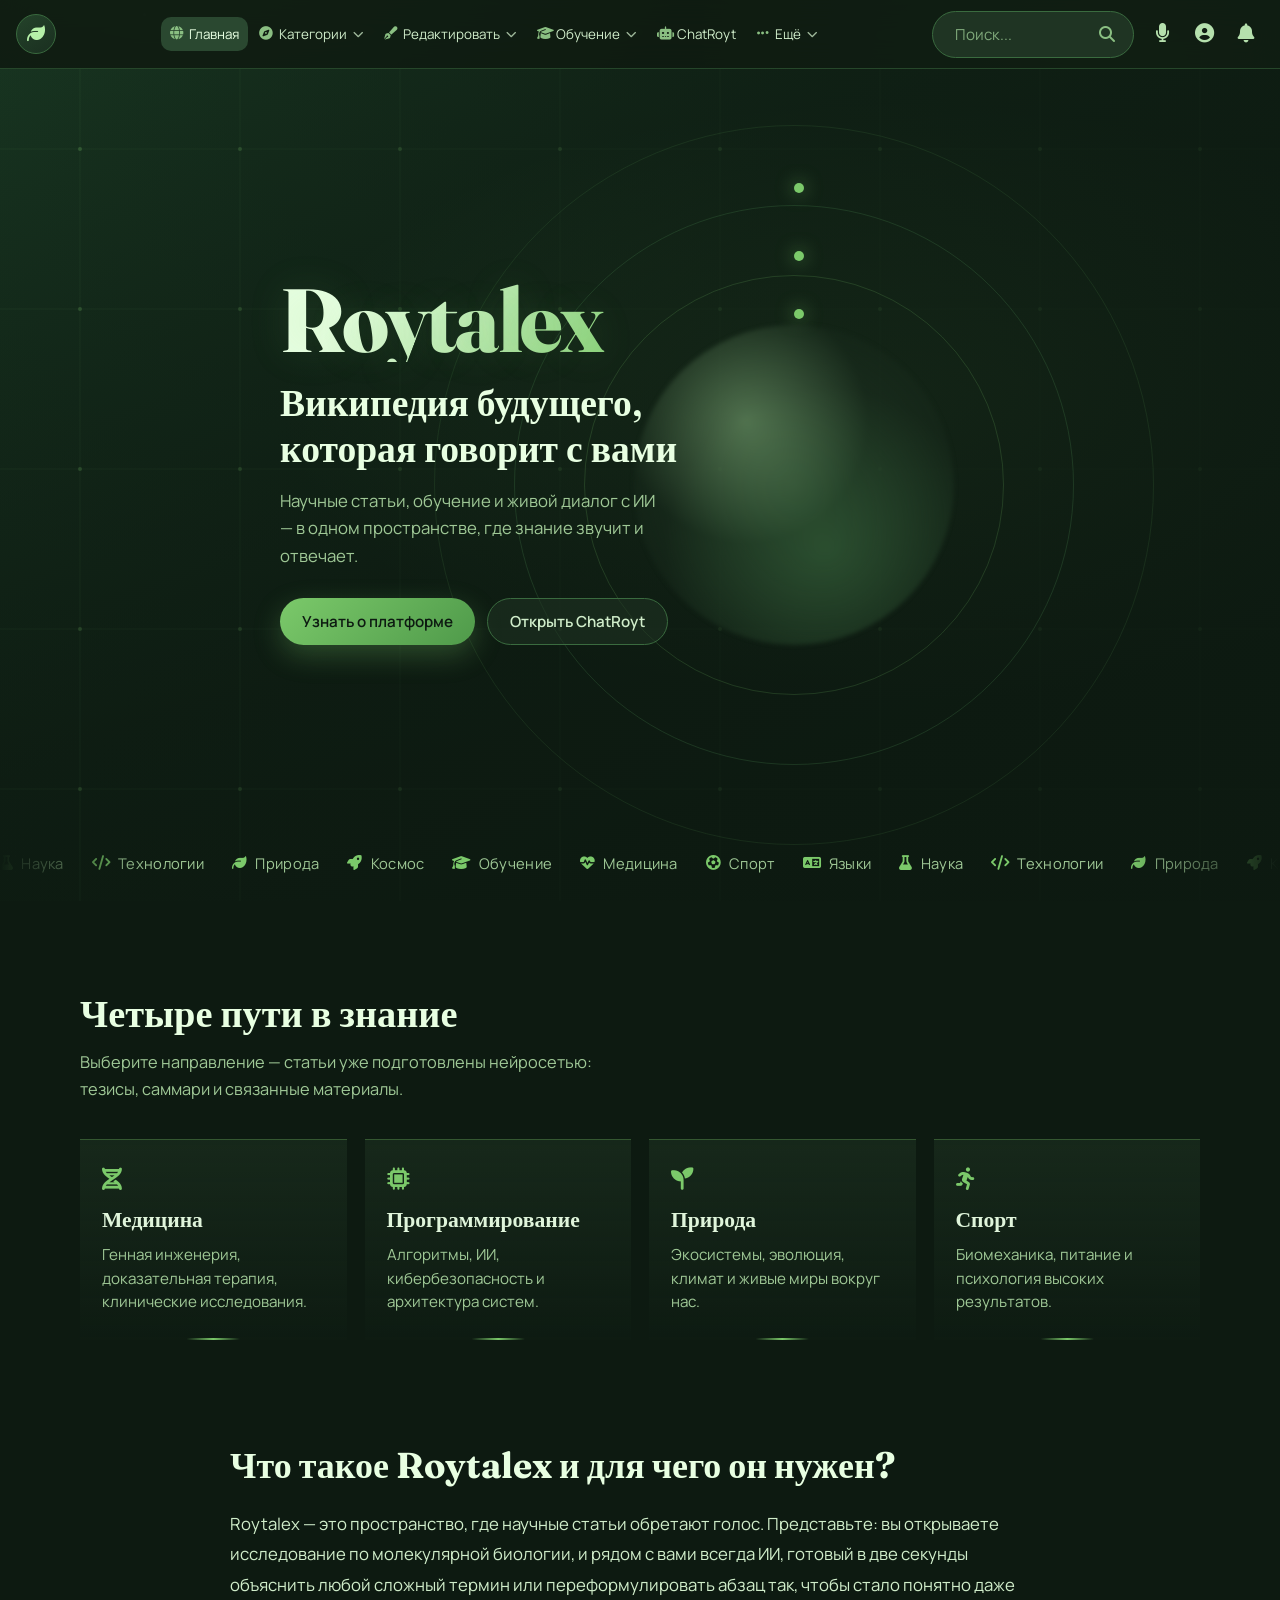
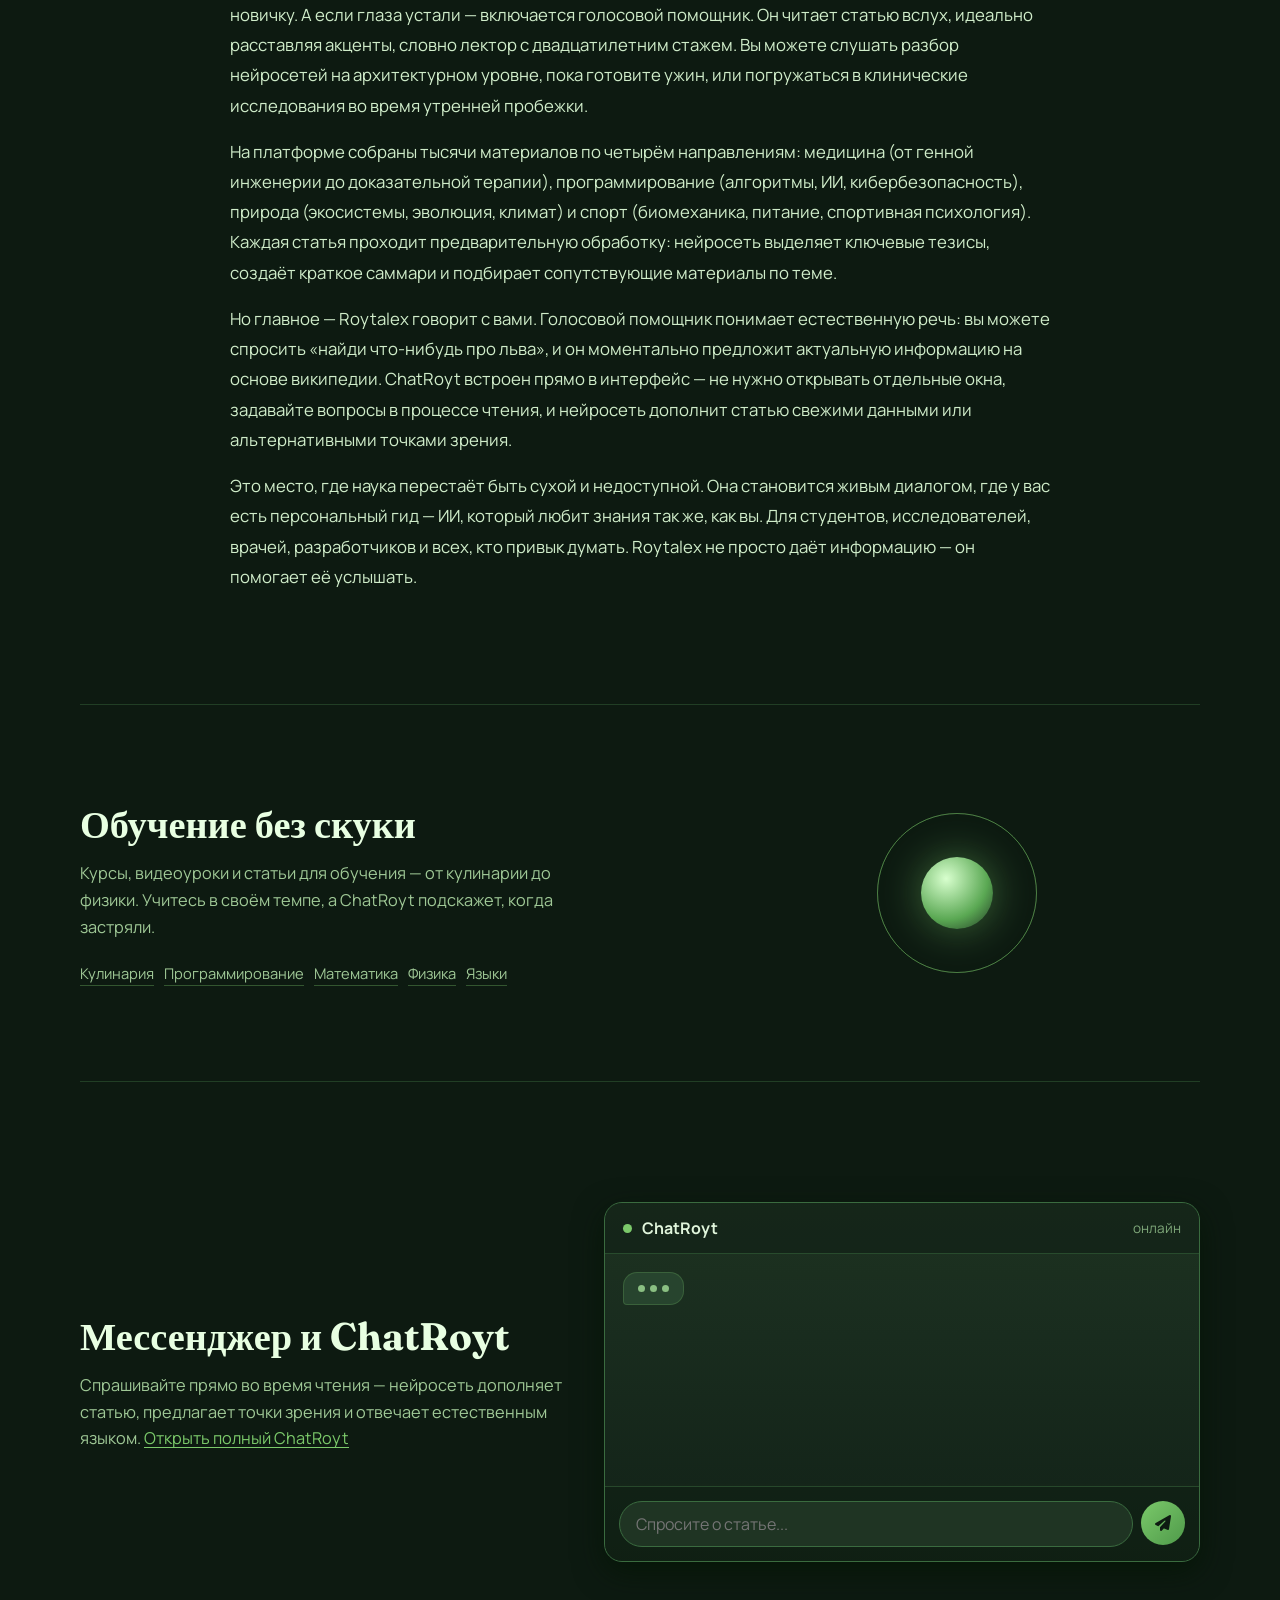
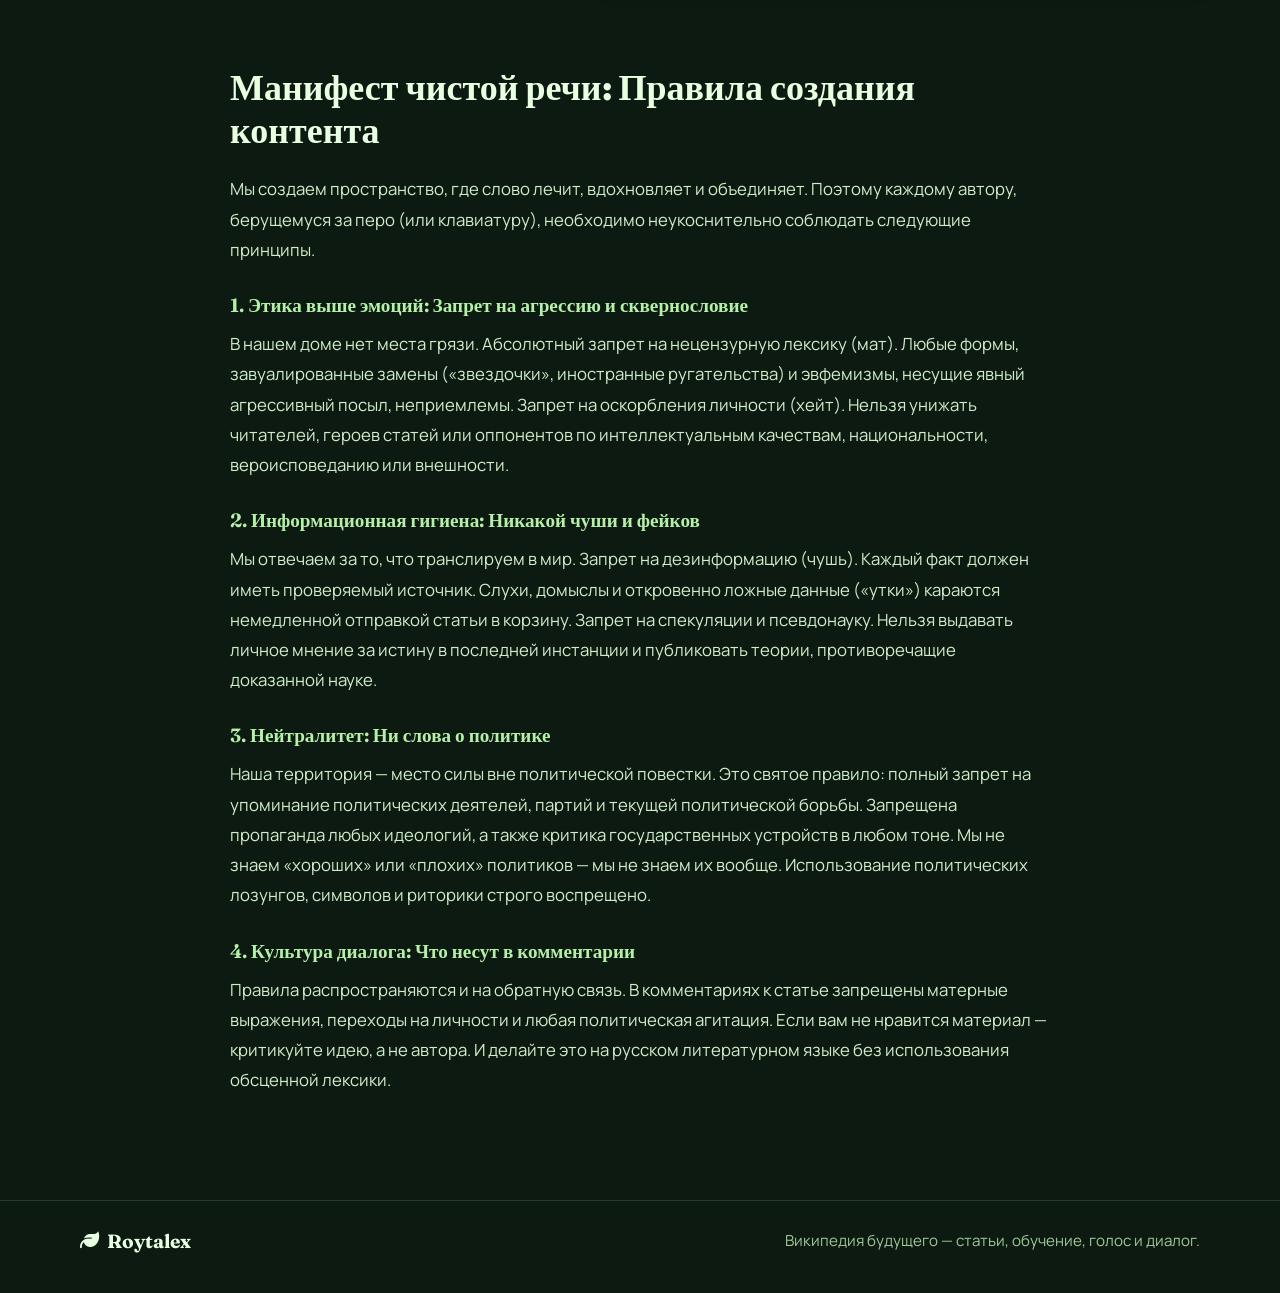
<file: index.html>
<!DOCTYPE html>
<html lang="ru">
<head>
  <meta charset="UTF-8" />
  <meta name="viewport" content="width=device-width, initial-scale=1.0" />
  <title>Roytalex — Википедия будущего</title>
  <meta name="description" content="Roytalex — пространство научных статей с ИИ, голосовым помощником, обучением и мессенджером. Википедия будущего." />
  <link rel="preconnect" href="https://fonts.googleapis.com" />
  <link rel="preconnect" href="https://fonts.gstatic.com" crossorigin />
  <link href="https://fonts.googleapis.com/css2?family=Manrope:wght@400;500;600;700&family=Fraunces:opsz,wght@9..144,500;9..144,700;9..144,800&display=swap" rel="stylesheet" />
  <link rel="stylesheet" href="https://cdnjs.cloudflare.com/ajax/libs/font-awesome/6.5.2/css/all.min.css" />
  <link rel="stylesheet" href="css/style.css" />
</head>
<body>
  <div class="ambient" aria-hidden="true">
    <div class="ambient__glow ambient__glow--a"></div>
    <div class="ambient__glow ambient__glow--b"></div>
    <canvas id="constellation" class="constellation"></canvas>
  </div>

  <nav class="wiki-nav" id="wikiNav">
    <div class="wiki-nav-container">
      <div class="nav-left">
        <button class="nav-toggle" id="navToggle" aria-label="Открыть меню" aria-expanded="false" aria-controls="navLinks">
          <i class="fas fa-bars"></i>
        </button>
        <a href="#top" class="nav-logo" aria-label="Roytalex">
          <i class="fas fa-leaf"></i>
        </a>
      </div>

      <ul class="nav-links" id="navLinks">
        <li>
          <a href="#top" class="active"><i class="fas fa-globe"></i> <span class="nav-text">Главная</span></a>
        </li>
        <li>
          <span tabindex="0"><i class="fas fa-compass"></i> <span class="nav-text">Категории</span> <i class="fas fa-chevron-down nav-caret"></i></span>
          <ul class="dropdown-menu">
            <li><a href="#topics"><i class="fas fa-flask"></i> Наука</a></li>
            <li><a href="#topics"><i class="fas fa-paint-brush"></i> Искусство</a></li>
            <li><a href="#topics"><i class="fas fa-code"></i> Технологии</a></li>
            <li><a href="#topics"><i class="fas fa-history"></i> История</a></li>
            <li><a href="#topics"><i class="fas fa-leaf"></i> Природа</a></li>
            <li><a href="#topics"><i class="fas fa-language"></i> Языки</a></li>
            <li><a href="#topics"><i class="fas fa-newspaper"></i> Новости</a></li>
            <li><a href="#topics"><i class="fas fa-futbol"></i> Спорт</a></li>
            <li><a href="#topics"><i class="fas fa-rocket"></i> Космос</a></li>
            <li><a href="#topics"><i class="fas fa-ellipsis-h"></i> Прочее</a></li>
          </ul>
        </li>
        <li>
          <span tabindex="0"><i class="fas fa-pen-fancy"></i> <span class="nav-text">Редактировать</span> <i class="fas fa-chevron-down nav-caret"></i></span>
          <ul class="dropdown-menu">
            <li><a href="ed.html"><i class="fas fa-plus-circle"></i> Создать статью</a></li>
            <li><a href="ed.html"><i class="fas fa-edit"></i> Править</a></li>
            <li><a href="ed.html#file"><i class="fas fa-upload"></i> Загрузить файл</a></li>
          </ul>
        </li>
        <li>
          <span tabindex="0"><i class="fas fa-graduation-cap"></i> <span class="nav-text">Обучение</span> <i class="fas fa-chevron-down nav-caret"></i></span>
          <ul class="dropdown-menu">
            <li><a href="#learn"><i class="fas fa-book"></i> Курсы</a></li>
            <li><a href="#learn"><i class="fas fa-video"></i> Видеоуроки</a></li>
            <li class="has-submenu">
              <a href="#learn"><i class="fas fa-newspaper"></i> Статьи для обучения</a>
              <ul class="dropdown-submenu">
                <li><a href="#learn"><i class="fas fa-utensils"></i> Кулинария</a></li>
                <li><a href="#learn"><i class="fas fa-laptop-code"></i> Программирование</a></li>
                <li><a href="#learn"><i class="fas fa-calculator"></i> Математика</a></li>
                <li><a href="#learn"><i class="fas fa-atom"></i> Физика</a></li>
                <li><a href="#learn"><i class="fas fa-language"></i> Языки</a></li>
              </ul>
            </li>
          </ul>
        </li>
        <li>
          <a href="chat.html"><i class="fas fa-robot"></i> <span class="nav-text">ChatRoyt</span></a>
        </li>
        <li class="nav-item-more">
          <span tabindex="0"><i class="fas fa-ellipsis-h"></i> <span class="nav-text">Ещё</span> <i class="fas fa-chevron-down nav-caret"></i></span>
          <ul class="dropdown-menu dropdown-menu--right">
            <li><a href="mes.html"><i class="fas fa-envelope"></i> Сообщения</a></li>
            <li><a href="pay.html"><i class="fas fa-credit-card"></i> Оплата</a></li>
            <li><a href="#about"><i class="fas fa-microphone"></i> Голосовой помощник</a></li>
            <li><a href="#manifest"><i class="fas fa-question-circle"></i> Помощь</a></li>
            <li><a href="#manifest"><i class="fas fa-cog"></i> Настройки</a></li>
          </ul>
        </li>
      </ul>

      <div class="nav-right">
        <form class="wiki-search" role="search" id="wikiSearch">
          <input type="text" name="q" placeholder="Поиск..." aria-label="Поиск" />
          <button type="submit" aria-label="Найти"><i class="fas fa-search"></i></button>
        </form>
        <div class="nav-icons">
          <a href="#about" aria-label="Голосовой помощник" title="Голосовой помощник"><i class="fas fa-microphone"></i></a>
          <a href="akk.html" aria-label="Профиль" title="Профиль"><i class="fas fa-user-circle"></i></a>
          <a href="mes.html" aria-label="Сообщения" title="Сообщения"><i class="fas fa-bell"></i></a>
        </div>
      </div>
    </div>
  </nav>

  <main id="top">
    <section class="hero" aria-label="Roytalex">
      <div class="hero__plane" aria-hidden="true">
        <div class="hero__mesh"></div>
        <div class="hero__orbit hero__orbit--1"></div>
        <div class="hero__orbit hero__orbit--2"></div>
        <div class="hero__orbit hero__orbit--3"></div>
        <div class="hero__ring"></div>
      </div>

      <div class="hero__inner">
        <p class="hero__brand reveal">Roytalex</p>
        <h1 class="hero__title reveal delay-1">Википедия будущего, которая говорит с вами</h1>
        <p class="hero__lead reveal delay-2">
          Научные статьи, обучение и живой диалог с ИИ — в одном пространстве, где знание звучит и отвечает.
        </p>
        <div class="hero__actions reveal delay-3">
          <a class="btn btn--primary" href="#about">Узнать о платформе</a>
          <a class="btn btn--ghost" href="chat.html">Открыть ChatRoyt</a>
        </div>
      </div>

      <div class="hero__ticker" aria-hidden="true">
        <div class="hero__ticker-track" id="topicTicker">
          <span><i class="fas fa-flask"></i> Наука</span>
          <span><i class="fas fa-code"></i> Технологии</span>
          <span><i class="fas fa-leaf"></i> Природа</span>
          <span><i class="fas fa-rocket"></i> Космос</span>
          <span><i class="fas fa-graduation-cap"></i> Обучение</span>
          <span><i class="fas fa-heartbeat"></i> Медицина</span>
          <span><i class="fas fa-futbol"></i> Спорт</span>
          <span><i class="fas fa-language"></i> Языки</span>
        </div>
      </div>
    </section>

    <section class="pathways" id="topics" aria-label="Направления">
      <div class="section-head reveal">
        <h2>Четыре пути в знание</h2>
        <p>Выберите направление — статьи уже подготовлены нейросетью: тезисы, саммари и связанные материалы.</p>
      </div>

      <div class="pathways__grid">
        <a class="pathway reveal" href="#about" data-tone="medicine">
          <i class="fas fa-dna"></i>
          <h3>Медицина</h3>
          <p>Генная инженерия, доказательная терапия, клинические исследования.</p>
        </a>
        <a class="pathway reveal delay-1" href="#learn" data-tone="code">
          <i class="fas fa-microchip"></i>
          <h3>Программирование</h3>
          <p>Алгоритмы, ИИ, кибербезопасность и архитектура систем.</p>
        </a>
        <a class="pathway reveal delay-2" href="#about" data-tone="nature">
          <i class="fas fa-seedling"></i>
          <h3>Природа</h3>
          <p>Экосистемы, эволюция, климат и живые миры вокруг нас.</p>
        </a>
        <a class="pathway reveal delay-3" href="#about" data-tone="sport">
          <i class="fas fa-running"></i>
          <h3>Спорт</h3>
          <p>Биомеханика, питание и психология высоких результатов.</p>
        </a>
      </div>
    </section>

    <section class="content-section" id="about">
      <article class="gg reveal">
        <h2>Что такое Roytalex и для чего он нужен?</h2>
        <p>Roytalex — это пространство, где научные статьи обретают голос. Представьте: вы открываете исследование по молекулярной биологии, и рядом с вами всегда ИИ, готовый в две секунды объяснить любой сложный термин или переформулировать абзац так, чтобы стало понятно даже новичку. А если глаза устали — включается голосовой помощник. Он читает статью вслух, идеально расставляя акценты, словно лектор с двадцатилетним стажем. Вы можете слушать разбор нейросетей на архитектурном уровне, пока готовите ужин, или погружаться в клинические исследования во время утренней пробежки.</p>
        <p>На платформе собраны тысячи материалов по четырём направлениям: медицина (от генной инженерии до доказательной терапии), программирование (алгоритмы, ИИ, кибербезопасность), природа (экосистемы, эволюция, климат) и спорт (биомеханика, питание, спортивная психология). Каждая статья проходит предварительную обработку: нейросеть выделяет ключевые тезисы, создаёт краткое саммари и подбирает сопутствующие материалы по теме.</p>
        <p>Но главное — Roytalex говорит с вами. Голосовой помощник понимает естественную речь: вы можете спросить «найди что-нибудь про льва», и он моментально предложит актуальную информацию на основе википедии. ChatRoyt встроен прямо в интерфейс — не нужно открывать отдельные окна, задавайте вопросы в процессе чтения, и нейросеть дополнит статью свежими данными или альтернативными точками зрения.</p>
        <p>Это место, где наука перестаёт быть сухой и недоступной. Она становится живым диалогом, где у вас есть персональный гид — ИИ, который любит знания так же, как вы. Для студентов, исследователей, врачей, разработчиков и всех, кто привык думать. Roytalex не просто даёт информацию — он помогает её услышать.</p>
      </article>
    </section>

    <section class="learn-band" id="learn">
      <div class="learn-band__copy reveal">
        <h2>Обучение без скуки</h2>
        <p>Курсы, видеоуроки и статьи для обучения — от кулинарии до физики. Учитесь в своём темпе, а ChatRoyt подскажет, когда застряли.</p>
        <div class="learn-band__tags">
          <span>Кулинария</span>
          <span>Программирование</span>
          <span>Математика</span>
          <span>Физика</span>
          <span>Языки</span>
        </div>
      </div>
      <div class="learn-band__visual reveal delay-2" aria-hidden="true">
        <div class="pulse-core"></div>
        <div class="pulse-ring"></div>
        <div class="pulse-ring pulse-ring--2"></div>
        <ul class="learn-orbit">
          <li style="--i:0"><i class="fas fa-book-open"></i></li>
          <li style="--i:1"><i class="fas fa-video"></i></li>
          <li style="--i:2"><i class="fas fa-atom"></i></li>
          <li style="--i:3"><i class="fas fa-laptop-code"></i></li>
          <li style="--i:4"><i class="fas fa-language"></i></li>
        </ul>
      </div>
    </section>

    <section class="messenger" id="messenger">
      <div class="messenger__intro reveal">
        <h2>Мессенджер и ChatRoyt</h2>
        <p>Спрашивайте прямо во время чтения — нейросеть дополняет статью, предлагает точки зрения и отвечает естественным языком. <a href="chat.html">Открыть полный ChatRoyt</a></p>
      </div>

      <div class="chat-stage reveal delay-1" id="chatStage">
        <div class="chat-stage__header">
          <span class="chat-stage__status"></span>
          <strong>ChatRoyt</strong>
          <em>онлайн</em>
        </div>
        <div class="chat-stage__body" id="chatBody" aria-live="polite"></div>
        <form class="chat-stage__compose" id="chatDemo" autocomplete="off">
          <input type="text" name="message" placeholder="Спросите о статье..." aria-label="Сообщение ChatRoyt" />
          <button type="submit" aria-label="Отправить"><i class="fas fa-paper-plane"></i></button>
        </form>
      </div>
    </section>

    <section class="content-section" id="manifest">
      <article class="gg reveal">
        <h2>Манифест чистой речи: Правила создания контента</h2>
        <p>Мы создаем пространство, где слово лечит, вдохновляет и объединяет. Поэтому каждому автору, берущемуся за перо (или клавиатуру), необходимо неукоснительно соблюдать следующие принципы.</p>

        <h3>1. Этика выше эмоций: Запрет на агрессию и сквернословие</h3>
        <p>В нашем доме нет места грязи. Абсолютный запрет на нецензурную лексику (мат). Любые формы, завуалированные замены («звездочки», иностранные ругательства) и эвфемизмы, несущие явный агрессивный посыл, неприемлемы. Запрет на оскорбления личности (хейт). Нельзя унижать читателей, героев статей или оппонентов по интеллектуальным качествам, национальности, вероисповеданию или внешности.</p>

        <h3>2. Информационная гигиена: Никакой чуши и фейков</h3>
        <p>Мы отвечаем за то, что транслируем в мир. Запрет на дезинформацию (чушь). Каждый факт должен иметь проверяемый источник. Слухи, домыслы и откровенно ложные данные («утки») караются немедленной отправкой статьи в корзину. Запрет на спекуляции и псевдонауку. Нельзя выдавать личное мнение за истину в последней инстанции и публиковать теории, противоречащие доказанной науке.</p>

        <h3>3. Нейтралитет: Ни слова о политике</h3>
        <p>Наша территория — место силы вне политической повестки. Это святое правило: полный запрет на упоминание политических деятелей, партий и текущей политической борьбы. Запрещена пропаганда любых идеологий, а также критика государственных устройств в любом тоне. Мы не знаем «хороших» или «плохих» политиков — мы не знаем их вообще. Использование политических лозунгов, символов и риторики строго воспрещено.</p>

        <h3>4. Культура диалога: Что несут в комментарии</h3>
        <p>Правила распространяются и на обратную связь. В комментариях к статье запрещены матерные выражения, переходы на личности и любая политическая агитация. Если вам не нравится материал — критикуйте идею, а не автора. И делайте это на русском литературном языке без использования обсценной лексики.</p>
      </article>
    </section>
  </main>

  <footer class="site-footer">
    <div class="site-footer__inner">
      <a class="site-footer__brand" href="#top"><i class="fas fa-leaf"></i> Roytalex</a>
      <p>Википедия будущего — статьи, обучение, голос и диалог.</p>
    </div>
  </footer>

  <script src="js/main.js"></script>
</body>
</html>
</file>
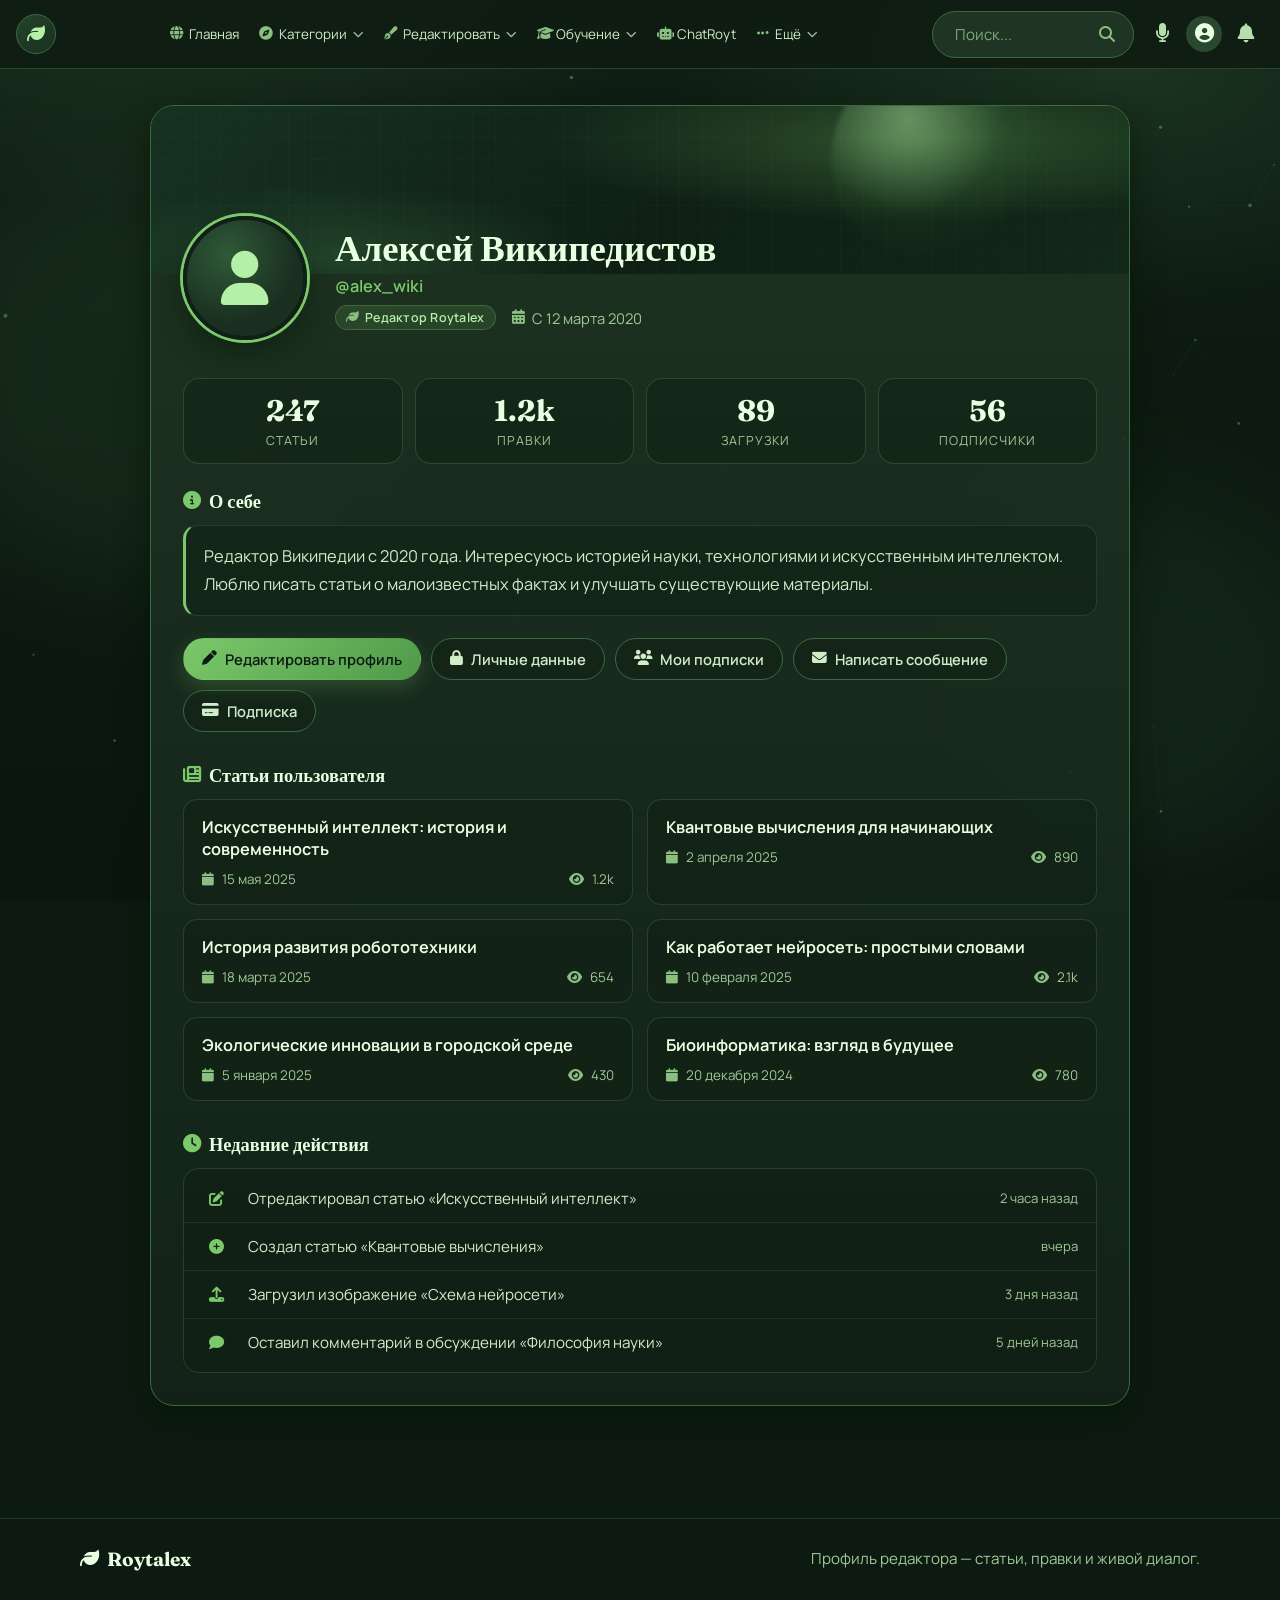
<file: akk.html>
<!DOCTYPE html>
<html lang="ru">
<head>
  <meta charset="UTF-8" />
  <meta name="viewport" content="width=device-width, initial-scale=1.0" />
  <title>Профиль — Roytalex</title>
  <meta name="description" content="Профиль редактора Roytalex: статьи, правки, подписки и личные данные." />
  <link rel="preconnect" href="https://fonts.googleapis.com" />
  <link rel="preconnect" href="https://fonts.gstatic.com" crossorigin />
  <link href="https://fonts.googleapis.com/css2?family=Manrope:wght@400;500;600;700&family=Fraunces:opsz,wght@9..144,500;9..144,700;9..144,800&display=swap" rel="stylesheet" />
  <link rel="stylesheet" href="https://cdnjs.cloudflare.com/ajax/libs/font-awesome/6.5.2/css/all.min.css" />
  <link rel="stylesheet" href="css/style.css" />
</head>
<body>
  <div class="ambient" aria-hidden="true">
    <div class="ambient__glow ambient__glow--a"></div>
    <div class="ambient__glow ambient__glow--b"></div>
    <canvas id="constellation" class="constellation"></canvas>
  </div>

  <nav class="wiki-nav" id="wikiNav">
    <div class="wiki-nav-container">
      <div class="nav-left">
        <button class="nav-toggle" id="navToggle" aria-label="Открыть меню" aria-expanded="false" aria-controls="navLinks">
          <i class="fas fa-bars"></i>
        </button>
        <a href="index.html" class="nav-logo" aria-label="Roytalex">
          <i class="fas fa-leaf"></i>
        </a>
      </div>

      <ul class="nav-links" id="navLinks">
        <li>
          <a href="index.html"><i class="fas fa-globe"></i> <span class="nav-text">Главная</span></a>
        </li>
        <li>
          <span tabindex="0"><i class="fas fa-compass"></i> <span class="nav-text">Категории</span> <i class="fas fa-chevron-down nav-caret"></i></span>
          <ul class="dropdown-menu">
            <li><a href="index.html#topics"><i class="fas fa-flask"></i> Наука</a></li>
            <li><a href="index.html#topics"><i class="fas fa-paint-brush"></i> Искусство</a></li>
            <li><a href="index.html#topics"><i class="fas fa-code"></i> Технологии</a></li>
            <li><a href="index.html#topics"><i class="fas fa-history"></i> История</a></li>
            <li><a href="index.html#topics"><i class="fas fa-leaf"></i> Природа</a></li>
            <li><a href="index.html#topics"><i class="fas fa-language"></i> Языки</a></li>
            <li><a href="index.html#topics"><i class="fas fa-newspaper"></i> Новости</a></li>
            <li><a href="index.html#topics"><i class="fas fa-futbol"></i> Спорт</a></li>
            <li><a href="index.html#topics"><i class="fas fa-rocket"></i> Космос</a></li>
            <li><a href="index.html#topics"><i class="fas fa-ellipsis-h"></i> Прочее</a></li>
          </ul>
        </li>
        <li>
          <span tabindex="0"><i class="fas fa-pen-fancy"></i> <span class="nav-text">Редактировать</span> <i class="fas fa-chevron-down nav-caret"></i></span>
          <ul class="dropdown-menu">
            <li><a href="ed.html"><i class="fas fa-plus-circle"></i> Создать статью</a></li>
          </ul>
        </li>
        <li>
          <span tabindex="0"><i class="fas fa-graduation-cap"></i> <span class="nav-text">Обучение</span> <i class="fas fa-chevron-down nav-caret"></i></span>
          <ul class="dropdown-menu">
            <li><a href="index.html#learn"><i class="fas fa-book"></i> Курсы</a></li>
            <li class="has-submenu">
              <a href="index.html#learn"><i class="fas fa-newspaper"></i> Статьи для обучения</a>
              <ul class="dropdown-submenu">
                <li><a href="index.html#learn"><i class="fas fa-utensils"></i> Кулинария</a></li>
                <li><a href="index.html#learn"><i class="fas fa-laptop-code"></i> Программирование</a></li>
                <li><a href="index.html#learn"><i class="fas fa-calculator"></i> Математика</a></li>
                <li><a href="index.html#learn"><i class="fas fa-atom"></i> Физика</a></li>
                <li><a href="index.html#learn"><i class="fas fa-language"></i> Языки</a></li>
              </ul>
            </li>
          </ul>
        </li>
        <li>
          <a href="chat.html"><i class="fas fa-robot"></i> <span class="nav-text">ChatRoyt</span></a>
        </li>
        <li class="nav-item-more">
          <span tabindex="0"><i class="fas fa-ellipsis-h"></i> <span class="nav-text">Ещё</span> <i class="fas fa-chevron-down nav-caret"></i></span>
          <ul class="dropdown-menu dropdown-menu--right">
            <li><a href="mes.html"><i class="fas fa-envelope"></i> Сообщения</a></li>
            <li><a href="pay.html"><i class="fas fa-credit-card"></i> Оплата</a></li>
            <li><a href="index.html#about"><i class="fas fa-microphone"></i> Голосовой помощник</a></li>
            <li><a href="https://t.me/Roytalex_bot"><i class="fas fa-question-circle"></i> Помощь</a></li>
          </ul>
        </li>
      </ul>

      <div class="nav-right">
        <form class="wiki-search" role="search" id="wikiSearch">
          <input type="text" name="q" placeholder="Поиск..." aria-label="Поиск" />
          <button type="submit" aria-label="Найти"><i class="fas fa-search"></i></button>
        </form>
        <div class="nav-icons">
          <a href="index.html#about" aria-label="Голосовой помощник" title="Голосовой помощник"><i class="fas fa-microphone"></i></a>
          <a href="akk.html" class="is-current" aria-label="Профиль" title="Профиль"><i class="fas fa-user-circle"></i></a>
          <a href="mes.html" aria-label="Сообщения" title="Сообщения"><i class="fas fa-bell"></i></a>
        </div>
      </div>
    </div>
  </nav>

  <main class="profile-page" id="profilePage">
    <article class="profile-card reveal">
      <div class="profile-cover" aria-hidden="true">
        <div class="profile-cover__orb"></div>
      </div>

      <header class="profile-header">
        <div class="profile-avatar"><i class="fas fa-user"></i></div>
        <div class="profile-info">
          <h1 id="displayName">Алексей Википедистов</h1>
          <div class="nickname" id="displayNick">@alex_wiki</div>
          <div class="profile-meta">
            <span class="profile-badge"><i class="fas fa-leaf"></i> Редактор Roytalex</span>
            <span><i class="fas fa-calendar-alt"></i> С 12 марта 2020</span>
          </div>
        </div>
      </header>

      <div class="profile-body">
        <div class="profile-stats">
          <div class="stat-item"><span class="number">247</span><span class="label">Статьи</span></div>
          <div class="stat-item"><span class="number">1.2k</span><span class="label">Правки</span></div>
          <div class="stat-item"><span class="number">89</span><span class="label">Загрузки</span></div>
          <button class="stat-item is-action" id="followersStat" type="button">
            <span class="number" id="followersCount">56</span>
            <span class="label">Подписчики</span>
          </button>
        </div>

        <div class="profile-bio">
          <h3><i class="fas fa-info-circle"></i> О себе</h3>
          <p id="displayBio">Редактор Википедии с 2020 года. Интересуюсь историей науки, технологиями и искусственным интеллектом. Люблю писать статьи о малоизвестных фактах и улучшать существующие материалы.</p>
        </div>

        <div class="profile-actions">
          <button class="profile-btn profile-btn--primary" id="editToggleBtn" type="button"><i class="fas fa-pen"></i> Редактировать профиль</button>
          <button class="profile-btn profile-btn--ghost" id="personalDataBtn" type="button"><i class="fas fa-lock"></i> Личные данные</button>
          <button class="profile-btn profile-btn--ghost" id="followsBtn" type="button"><i class="fas fa-users"></i> Мои подписки</button>
          <a href="mes.html" class="profile-btn profile-btn--ghost"><i class="fas fa-envelope"></i> Написать сообщение</a>
          <a href="pay.html" class="profile-btn profile-btn--ghost"><i class="fas fa-credit-card"></i> Подписка</a>
        </div>

        <div class="personal-data" id="personalDataBlock">
          <h3><i class="fas fa-user-secret"></i> Личные данные</h3>
          <div class="data-row">
            <span class="label">Никнейм</span>
            <span class="value" id="pDataNick">@alex_wiki</span>
          </div>
          <div class="data-row">
            <span class="label">Пароль</span>
            <span class="value" id="pDataPwd">••••••••</span>
            <button class="toggle-pwd" id="togglePwdBtn" type="button" aria-label="Показать пароль"><i class="fas fa-eye"></i></button>
          </div>
          <p class="personal-note"><i class="fas fa-shield-alt"></i> Пароль хранится в зашифрованном виде и не показывается целиком.</p>
        </div>

        <form class="edit-profile-form" id="editForm">
          <h3><i class="fas fa-pen-fancy"></i> Редактирование</h3>
          <div class="form-group">
            <label for="editName"><i class="fas fa-user"></i> Имя</label>
            <input type="text" id="editName" value="Алексей Википедистов" placeholder="Ваше полное имя" />
          </div>
          <div class="form-group">
            <label for="editNick"><i class="fas fa-at"></i> Никнейм</label>
            <input type="text" id="editNick" value="@alex_wiki" placeholder="Ваш уникальный ник" />
          </div>
          <div class="form-group">
            <label for="editBio"><i class="fas fa-align-left"></i> О себе</label>
            <textarea id="editBio" rows="3" placeholder="Расскажите о себе ...">Редактор Википедии с 2020 года. Интересуюсь историей науки, технологиями и искусственным интеллектом. Люблю писать статьи о малоизвестных фактах и улучшать существующие материалы.</textarea>
          </div>
          <div class="form-actions">
            <button class="profile-btn profile-btn--primary" id="saveProfileBtn" type="submit"><i class="fas fa-check"></i> Сохранить</button>
            <button class="profile-btn profile-btn--ghost" id="cancelEditBtn" type="button"><i class="fas fa-times"></i> Отмена</button>
          </div>
        </form>

        <section class="user-articles">
          <h3><i class="fas fa-newspaper"></i> Статьи пользователя</h3>
          <div class="articles-grid">
            <a class="article-card" href="index.html#about">
              <div class="title">Искусственный интеллект: история и современность</div>
              <div class="meta"><span><i class="fas fa-calendar"></i> 15 мая 2025</span><span><i class="fas fa-eye"></i> 1.2k</span></div>
            </a>
            <a class="article-card" href="index.html#about">
              <div class="title">Квантовые вычисления для начинающих</div>
              <div class="meta"><span><i class="fas fa-calendar"></i> 2 апреля 2025</span><span><i class="fas fa-eye"></i> 890</span></div>
            </a>
            <a class="article-card" href="index.html#about">
              <div class="title">История развития робототехники</div>
              <div class="meta"><span><i class="fas fa-calendar"></i> 18 марта 2025</span><span><i class="fas fa-eye"></i> 654</span></div>
            </a>
            <a class="article-card" href="index.html#about">
              <div class="title">Как работает нейросеть: простыми словами</div>
              <div class="meta"><span><i class="fas fa-calendar"></i> 10 февраля 2025</span><span><i class="fas fa-eye"></i> 2.1k</span></div>
            </a>
            <a class="article-card" href="index.html#about">
              <div class="title">Экологические инновации в городской среде</div>
              <div class="meta"><span><i class="fas fa-calendar"></i> 5 января 2025</span><span><i class="fas fa-eye"></i> 430</span></div>
            </a>
            <a class="article-card" href="index.html#about">
              <div class="title">Биоинформатика: взгляд в будущее</div>
              <div class="meta"><span><i class="fas fa-calendar"></i> 20 декабря 2024</span><span><i class="fas fa-eye"></i> 780</span></div>
            </a>
          </div>
        </section>

        <section class="recent-activity">
          <h3><i class="fas fa-clock"></i> Недавние действия</h3>
          <ul class="activity-list">
            <li><i class="fas fa-edit"></i> Отредактировал статью «Искусственный интеллект» <span class="time">2 часа назад</span></li>
            <li><i class="fas fa-plus-circle"></i> Создал статью «Квантовые вычисления» <span class="time">вчера</span></li>
            <li><i class="fas fa-upload"></i> Загрузил изображение «Схема нейросети» <span class="time">3 дня назад</span></li>
            <li><i class="fas fa-comment"></i> Оставил комментарий в обсуждении «Философия науки» <span class="time">5 дней назад</span></li>
          </ul>
        </section>
      </div>
    </article>
  </main>

  <footer class="site-footer">
    <div class="site-footer__inner">
      <a class="site-footer__brand" href="index.html"><i class="fas fa-leaf"></i> Roytalex</a>
      <p>Профиль редактора — статьи, правки и живой диалог.</p>
    </div>
  </footer>

  <div class="follows-modal" id="followsModal" role="dialog" aria-modal="true" aria-labelledby="followsTitle">
    <div class="follows-modal-content">
      <div class="follows-modal-header">
        <h2 id="followsTitle"><i class="fas fa-user-friends"></i> Мои подписки</h2>
        <button class="follows-modal-close" id="followsModalClose" type="button" aria-label="Закрыть"><i class="fas fa-times"></i></button>
      </div>
      <ul class="follows-list">
        <li>
          <div class="avatar"><i class="fas fa-user"></i></div>
          <div class="info">
            <div class="name">Екатерина Смирнова <span class="badge">активный</span></div>
            <div class="nick">@kat_smi</div>
          </div>
        </li>
        <li>
          <div class="avatar"><i class="fas fa-user"></i></div>
          <div class="info">
            <div class="name">Дмитрий Иванов</div>
            <div class="nick">@dima_ivan</div>
          </div>
        </li>
        <li>
          <div class="avatar"><i class="fas fa-user"></i></div>
          <div class="info">
            <div class="name">Ольга Петрова <span class="badge">проверенный</span></div>
            <div class="nick">@olga_petr</div>
          </div>
        </li>
        <li>
          <div class="avatar"><i class="fas fa-user"></i></div>
          <div class="info">
            <div class="name">Сергей Козлов</div>
            <div class="nick">@serge_kozl</div>
          </div>
        </li>
        <li>
          <div class="avatar"><i class="fas fa-user"></i></div>
          <div class="info">
            <div class="name">Анна Морозова <span class="badge">админ</span></div>
            <div class="nick">@anna_moroz</div>
          </div>
        </li>
        <li>
          <div class="avatar"><i class="fas fa-user"></i></div>
          <div class="info">
            <div class="name">Максим Новиков</div>
            <div class="nick">@max_nov</div>
          </div>
        </li>
        <li>
          <div class="avatar"><i class="fas fa-user"></i></div>
          <div class="info">
            <div class="name">Татьяна Васильева</div>
            <div class="nick">@tanya_vas</div>
          </div>
        </li>
      </ul>
    </div>
  </div>

  <script src="js/main.js"></script>
  <script src="js/profile.js"></script>
</body>
</html>
</file>
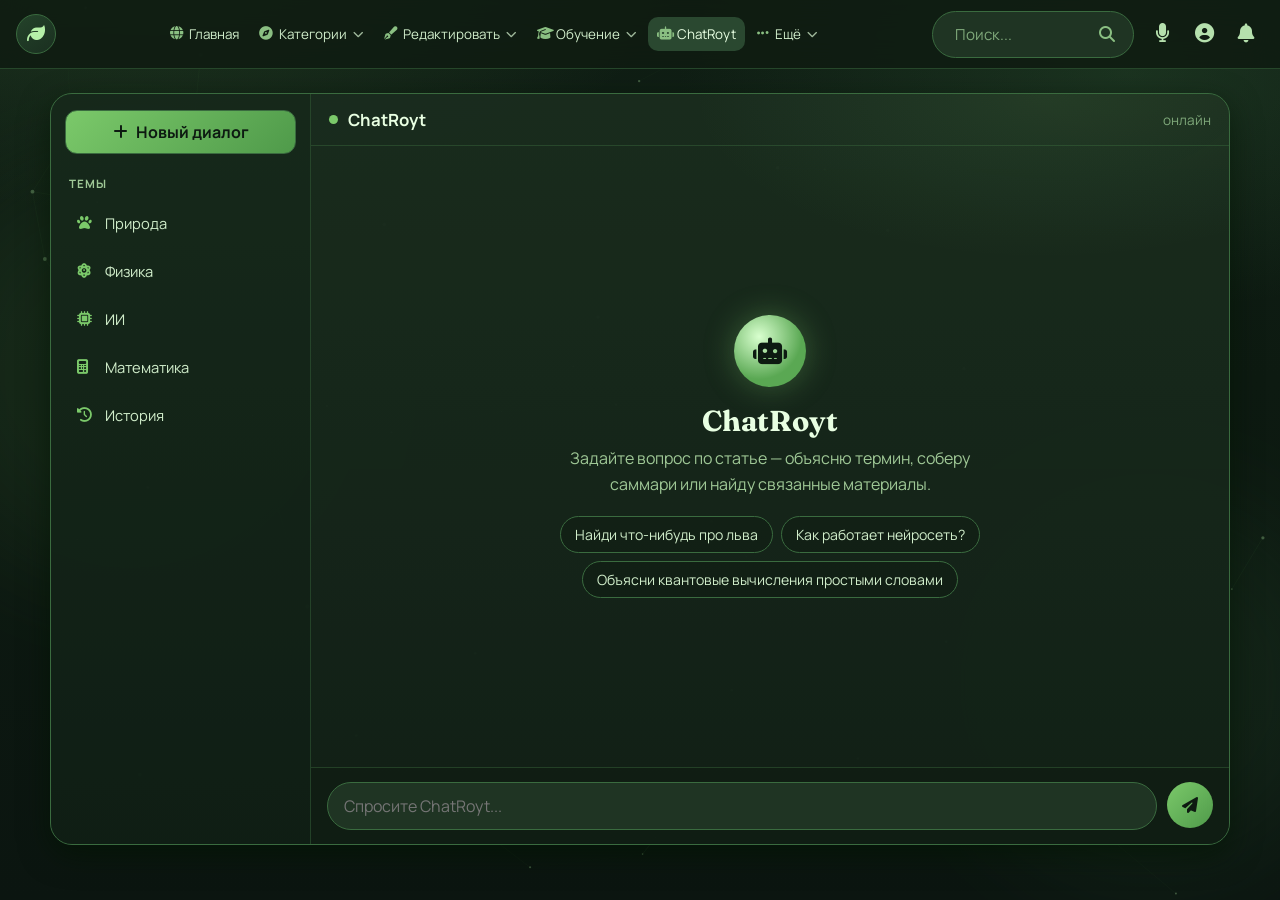
<file: chat.html>
<!DOCTYPE html>
<html lang="ru">
<head>
  <meta charset="UTF-8" />
  <meta name="viewport" content="width=device-width, initial-scale=1.0" />
  <title>ChatRoyt — Roytalex</title>
  <meta name="description" content="ChatRoyt — ИИ-гид Roytalex: объясняет статьи, ищет материалы и отвечает естественным языком." />
  <link rel="preconnect" href="https://fonts.googleapis.com" />
  <link rel="preconnect" href="https://fonts.gstatic.com" crossorigin />
  <link href="https://fonts.googleapis.com/css2?family=Manrope:wght@400;500;600;700&family=Fraunces:opsz,wght@9..144,500;9..144,700;9..144,800&display=swap" rel="stylesheet" />
  <link rel="stylesheet" href="https://cdnjs.cloudflare.com/ajax/libs/font-awesome/6.5.2/css/all.min.css" />
  <link rel="stylesheet" href="css/style.css" />
</head>
<body>
  <div class="ambient" aria-hidden="true">
    <div class="ambient__glow ambient__glow--a"></div>
    <div class="ambient__glow ambient__glow--b"></div>
    <canvas id="constellation" class="constellation"></canvas>
  </div>

  <nav class="wiki-nav" id="wikiNav">
    <div class="wiki-nav-container">
      <div class="nav-left">
        <button class="nav-toggle" id="navToggle" aria-label="Открыть меню" aria-expanded="false" aria-controls="navLinks">
          <i class="fas fa-bars"></i>
        </button>
        <a href="index.html" class="nav-logo" aria-label="Roytalex">
          <i class="fas fa-leaf"></i>
        </a>
      </div>

      <ul class="nav-links" id="navLinks">
        <li>
          <a href="index.html"><i class="fas fa-globe"></i> <span class="nav-text">Главная</span></a>
        </li>
        <li>
          <span tabindex="0"><i class="fas fa-compass"></i> <span class="nav-text">Категории</span> <i class="fas fa-chevron-down nav-caret"></i></span>
          <ul class="dropdown-menu">
            <li><a href="index.html#topics"><i class="fas fa-flask"></i> Наука</a></li>
            <li><a href="index.html#topics"><i class="fas fa-paint-brush"></i> Искусство</a></li>
            <li><a href="index.html#topics"><i class="fas fa-code"></i> Технологии</a></li>
            <li><a href="index.html#topics"><i class="fas fa-history"></i> История</a></li>
            <li><a href="index.html#topics"><i class="fas fa-leaf"></i> Природа</a></li>
            <li><a href="index.html#topics"><i class="fas fa-language"></i> Языки</a></li>
            <li><a href="index.html#topics"><i class="fas fa-newspaper"></i> Новости</a></li>
            <li><a href="index.html#topics"><i class="fas fa-futbol"></i> Спорт</a></li>
            <li><a href="index.html#topics"><i class="fas fa-rocket"></i> Космос</a></li>
            <li><a href="index.html#topics"><i class="fas fa-ellipsis-h"></i> Прочее</a></li>
          </ul>
        </li>
        <li>
          <span tabindex="0"><i class="fas fa-pen-fancy"></i> <span class="nav-text">Редактировать</span> <i class="fas fa-chevron-down nav-caret"></i></span>
          <ul class="dropdown-menu">
            <li><a href="ed.html"><i class="fas fa-plus-circle"></i> Создать статью</a></li>
          </ul>
        </li>
        <li>
          <span tabindex="0"><i class="fas fa-graduation-cap"></i> <span class="nav-text">Обучение</span> <i class="fas fa-chevron-down nav-caret"></i></span>
          <ul class="dropdown-menu">
            <li><a href="index.html#learn"><i class="fas fa-book"></i> Курсы</a></li>
            <li class="has-submenu">
              <a href="index.html#learn"><i class="fas fa-newspaper"></i> Статьи для обучения</a>
              <ul class="dropdown-submenu">
                <li><a href="index.html#learn"><i class="fas fa-utensils"></i> Кулинария</a></li>
                <li><a href="index.html#learn"><i class="fas fa-laptop-code"></i> Программирование</a></li>
                <li><a href="index.html#learn"><i class="fas fa-calculator"></i> Математика</a></li>
                <li><a href="index.html#learn"><i class="fas fa-atom"></i> Физика</a></li>
                <li><a href="index.html#learn"><i class="fas fa-language"></i> Языки</a></li>
              </ul>
            </li>
          </ul>
        </li>
        <li>
          <a href="chat.html" class="active"><i class="fas fa-robot"></i> <span class="nav-text">ChatRoyt</span></a>
        </li>
        <li class="nav-item-more">
          <span tabindex="0"><i class="fas fa-ellipsis-h"></i> <span class="nav-text">Ещё</span> <i class="fas fa-chevron-down nav-caret"></i></span>
          <ul class="dropdown-menu dropdown-menu--right">
            <li><a href="mes.html"><i class="fas fa-envelope"></i> Сообщения</a></li>
            <li><a href="pay.html"><i class="fas fa-credit-card"></i> Оплата</a></li>
            <li><a href="index.html#about"><i class="fas fa-microphone"></i> Голосовой помощник</a></li>
            <li><a href="https://t.me/Roytalex_bot"><i class="fas fa-question-circle"></i> Помощь</a></li>
          </ul>
        </li>
      </ul>

      <div class="nav-right">
        <form class="wiki-search" role="search" id="wikiSearch">
          <input type="text" name="q" placeholder="Поиск..." aria-label="Поиск" />
          <button type="submit" aria-label="Найти"><i class="fas fa-search"></i></button>
        </form>
        <div class="nav-icons">
          <a href="index.html#about" aria-label="Голосовой помощник" title="Голосовой помощник"><i class="fas fa-microphone"></i></a>
          <a href="akk.html" aria-label="Профиль" title="Профиль"><i class="fas fa-user-circle"></i></a>
          <a href="mes.html" aria-label="Сообщения" title="Сообщения"><i class="fas fa-bell"></i></a>
        </div>
      </div>
    </div>
  </nav>

  <main class="royt-page">
    <div class="royt-shell">
      <aside class="royt-side">
        <button class="royt-new" id="roytNew" type="button"><i class="fas fa-plus"></i> Новый диалог</button>
        <h2>Темы</h2>
        <button class="royt-topic" type="button" data-prompt="Найди что-нибудь про льва"><i class="fas fa-paw"></i> Природа</button>
        <button class="royt-topic" type="button" data-prompt="Объясни квантовые вычисления простыми словами"><i class="fas fa-atom"></i> Физика</button>
        <button class="royt-topic" type="button" data-prompt="Как работает нейросеть?"><i class="fas fa-microchip"></i> ИИ</button>
        <button class="royt-topic" type="button" data-prompt="Подбери статью для обучения математике"><i class="fas fa-calculator"></i> Математика</button>
        <button class="royt-topic" type="button" data-prompt="Расскажи про историю робототехники"><i class="fas fa-history"></i> История</button>
      </aside>

      <section class="royt-main">
        <div class="royt-head">
          <span class="chat-stage__status"></span>
          <strong>ChatRoyt</strong>
          <em>онлайн</em>
        </div>
        <div class="royt-body" id="roytBody" aria-live="polite">
          <div class="royt-welcome" id="roytWelcome">
            <div class="mark"><i class="fas fa-robot"></i></div>
            <h1>ChatRoyt</h1>
            <p>Задайте вопрос по статье — объясню термин, соберу саммари или найду связанные материалы.</p>
            <div class="royt-chips">
              <button class="royt-chip" type="button">Найди что-нибудь про льва</button>
              <button class="royt-chip" type="button">Как работает нейросеть?</button>
              <button class="royt-chip" type="button">Объясни квантовые вычисления простыми словами</button>
            </div>
          </div>
        </div>
        <form class="royt-compose" id="roytForm" autocomplete="off">
          <input id="roytInput" type="text" name="message" placeholder="Спросите ChatRoyt..." aria-label="Сообщение ChatRoyt" />
          <button type="submit" aria-label="Отправить"><i class="fas fa-paper-plane"></i></button>
        </form>
      </section>
    </div>
  </main>

  <script src="js/main.js"></script>
  <script src="js/chatroyt.js"></script>
</body>
</html>
</file>
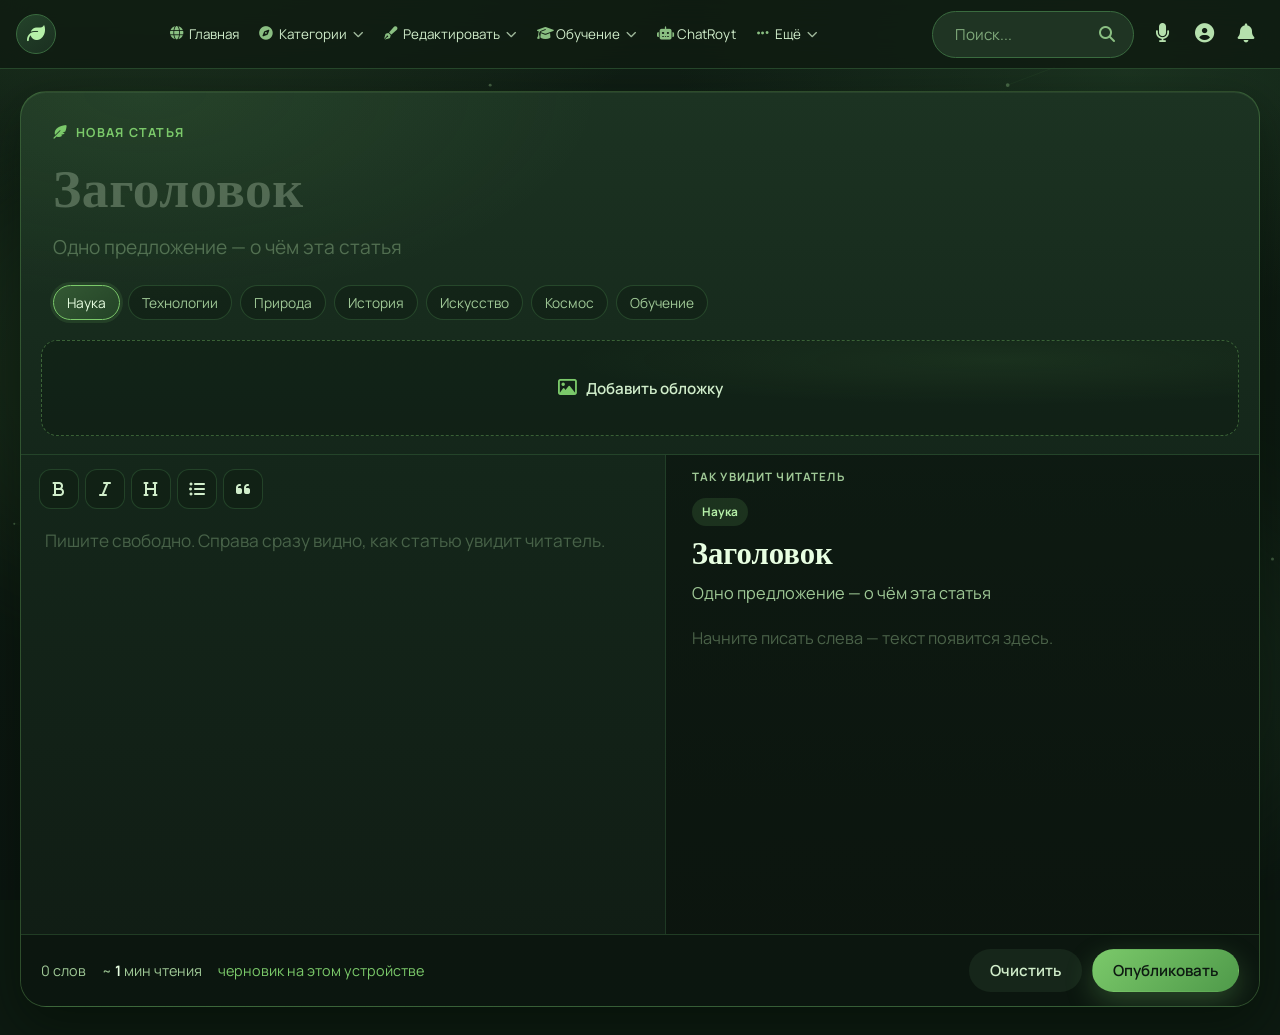
<file: ed.html>
<!DOCTYPE html>
<html lang="ru">
<head>
  <meta charset="UTF-8" />
  <meta name="viewport" content="width=device-width, initial-scale=1.0" />
  <title>Новая статья — Roytalex</title>
  <meta name="description" content="Напишите статью для Roytalex: заголовок, обложка и текст. Сразу видно, как её увидит читатель." />
  <link rel="preconnect" href="https://fonts.googleapis.com" />
  <link rel="preconnect" href="https://fonts.gstatic.com" crossorigin />
  <link href="https://fonts.googleapis.com/css2?family=Manrope:wght@400;500;600;700&family=Fraunces:opsz,wght@9..144,500;9..144,700;9..144,800&display=swap" rel="stylesheet" />
  <link rel="stylesheet" href="https://cdnjs.cloudflare.com/ajax/libs/font-awesome/6.5.2/css/all.min.css" />
  <link rel="stylesheet" href="css/style.css?v=studio3" />
</head>
<body>
  <div class="ambient" aria-hidden="true">
    <div class="ambient__glow ambient__glow--a"></div>
    <div class="ambient__glow ambient__glow--b"></div>
    <canvas id="constellation" class="constellation"></canvas>
  </div>

  <nav class="wiki-nav" id="wikiNav">
    <div class="wiki-nav-container">
      <div class="nav-left">
        <button class="nav-toggle" id="navToggle" aria-label="Открыть меню" aria-expanded="false" aria-controls="navLinks">
          <i class="fas fa-bars"></i>
        </button>
        <a href="index.html" class="nav-logo" aria-label="Roytalex">
          <i class="fas fa-leaf"></i>
        </a>
      </div>

      <ul class="nav-links" id="navLinks">
        <li>
          <a href="index.html"><i class="fas fa-globe"></i> <span class="nav-text">Главная</span></a>
        </li>
        <li>
          <span tabindex="0"><i class="fas fa-compass"></i> <span class="nav-text">Категории</span> <i class="fas fa-chevron-down nav-caret"></i></span>
          <ul class="dropdown-menu">
            <li><a href="index.html#topics"><i class="fas fa-flask"></i> Наука</a></li>
            <li><a href="index.html#topics"><i class="fas fa-paint-brush"></i> Искусство</a></li>
            <li><a href="index.html#topics"><i class="fas fa-code"></i> Технологии</a></li>
            <li><a href="index.html#topics"><i class="fas fa-history"></i> История</a></li>
            <li><a href="index.html#topics"><i class="fas fa-leaf"></i> Природа</a></li>
            <li><a href="index.html#topics"><i class="fas fa-language"></i> Языки</a></li>
            <li><a href="index.html#topics"><i class="fas fa-newspaper"></i> Новости</a></li>
            <li><a href="index.html#topics"><i class="fas fa-futbol"></i> Спорт</a></li>
            <li><a href="index.html#topics"><i class="fas fa-rocket"></i> Космос</a></li>
            <li><a href="index.html#topics"><i class="fas fa-ellipsis-h"></i> Прочее</a></li>
          </ul>
        </li>
        <li>
          <span tabindex="0"><i class="fas fa-pen-fancy"></i> <span class="nav-text">Редактировать</span> <i class="fas fa-chevron-down nav-caret"></i></span>
          <ul class="dropdown-menu">
            <li><a href="ed.html" class="is-current"><i class="fas fa-plus-circle"></i> Создать статью</a></li>
            <li><a href="ed.html"><i class="fas fa-edit"></i> Править</a></li>
            <li><a href="ed.html#file"><i class="fas fa-upload"></i> Загрузить файл</a></li>
          </ul>
        </li>
        <li>
          <span tabindex="0"><i class="fas fa-graduation-cap"></i> <span class="nav-text">Обучение</span> <i class="fas fa-chevron-down nav-caret"></i></span>
          <ul class="dropdown-menu">
            <li><a href="index.html#learn"><i class="fas fa-book"></i> Курсы</a></li>
            <li class="has-submenu">
              <a href="index.html#learn"><i class="fas fa-newspaper"></i> Статьи для обучения</a>
              <ul class="dropdown-submenu">
                <li><a href="index.html#learn"><i class="fas fa-utensils"></i> Кулинария</a></li>
                <li><a href="index.html#learn"><i class="fas fa-laptop-code"></i> Программирование</a></li>
                <li><a href="index.html#learn"><i class="fas fa-calculator"></i> Математика</a></li>
                <li><a href="index.html#learn"><i class="fas fa-atom"></i> Физика</a></li>
                <li><a href="index.html#learn"><i class="fas fa-language"></i> Языки</a></li>
              </ul>
            </li>
          </ul>
        </li>
        <li>
          <a href="chat.html"><i class="fas fa-robot"></i> <span class="nav-text">ChatRoyt</span></a>
        </li>
        <li class="nav-item-more">
          <span tabindex="0"><i class="fas fa-ellipsis-h"></i> <span class="nav-text">Ещё</span> <i class="fas fa-chevron-down nav-caret"></i></span>
          <ul class="dropdown-menu dropdown-menu--right">
            <li><a href="mes.html"><i class="fas fa-envelope"></i> Сообщения</a></li>
            <li><a href="pay.html"><i class="fas fa-credit-card"></i> Оплата</a></li>
            <li><a href="index.html#about"><i class="fas fa-microphone"></i> Голосовой помощник</a></li>
            <li><a href="https://t.me/Roytalex_bot"><i class="fas fa-question-circle"></i> Помощь</a></li>
          </ul>
        </li>
      </ul>

      <div class="nav-right">
        <form class="wiki-search" role="search" id="wikiSearch">
          <input type="text" name="q" placeholder="Поиск..." aria-label="Поиск" />
          <button type="submit" aria-label="Найти"><i class="fas fa-search"></i></button>
        </form>
        <div class="nav-icons">
          <a href="index.html#about" aria-label="Голосовой помощник" title="Голосовой помощник"><i class="fas fa-microphone"></i></a>
          <a href="akk.html" aria-label="Профиль" title="Профиль"><i class="fas fa-user-circle"></i></a>
          <a href="mes.html" aria-label="Сообщения" title="Сообщения"><i class="fas fa-bell"></i></a>
        </div>
      </div>
    </div>
  </nav>

  <main class="studio-page" id="studioPage">
    <section class="studio" id="studio">
      <header class="studio-head">
        <p class="studio-kicker"><i class="fas fa-feather-pointed"></i> Новая статья</p>
        <input class="studio-title" id="title" type="text" maxlength="160" placeholder="Заголовок" autocomplete="off" />
        <input class="studio-lead" id="lead" type="text" maxlength="240" placeholder="Одно предложение — о чём эта статья" autocomplete="off" />
        <div class="studio-cats" id="cats" role="group" aria-label="Раздел">
          <button type="button" class="studio-cat is-on" data-cat="Наука">Наука</button>
          <button type="button" class="studio-cat" data-cat="Технологии">Технологии</button>
          <button type="button" class="studio-cat" data-cat="Природа">Природа</button>
          <button type="button" class="studio-cat" data-cat="История">История</button>
          <button type="button" class="studio-cat" data-cat="Искусство">Искусство</button>
          <button type="button" class="studio-cat" data-cat="Космос">Космос</button>
          <button type="button" class="studio-cat" data-cat="Обучение">Обучение</button>
        </div>
      </header>

      <label class="studio-cover" id="coverBox" for="cover">
        <input type="file" id="cover" accept="image/*" hidden />
        <span class="studio-cover-empty">
          <i class="far fa-image"></i>
          Добавить обложку
        </span>
        <span class="studio-cover-swap"><i class="fas fa-camera"></i> Заменить обложку</span>
      </label>

      <div class="studio-work">
        <div class="studio-write">
          <div class="studio-tools" role="toolbar" aria-label="Оформление">
            <button type="button" data-md="**" title="Жирный · Ctrl+B"><i class="fas fa-bold"></i></button>
            <button type="button" data-md="*" title="Курсив · Ctrl+I"><i class="fas fa-italic"></i></button>
            <button type="button" data-md="## " title="Подзаголовок"><i class="fas fa-heading"></i></button>
            <button type="button" data-md="- " title="Список"><i class="fas fa-list-ul"></i></button>
            <button type="button" data-md="> " title="Цитата"><i class="fas fa-quote-left"></i></button>
          </div>
          <textarea class="studio-body" id="body" placeholder="Пишите свободно. Справа сразу видно, как статью увидит читатель."></textarea>
        </div>
        <aside class="studio-preview" aria-label="Как увидит читатель">
          <p class="studio-preview-label">Так увидит читатель</p>
          <article class="studio-paper" id="live">
            <h1>Заголовок</h1>
            <p class="lead">Одно предложение — о чём эта статья</p>
            <p class="empty">Начните писать слева — текст появится здесь.</p>
          </article>
        </aside>
      </div>

      <div class="studio-dock" id="studioDock">
        <div class="studio-stats">
          <span id="words">0 слов</span>
          <span>~ <strong id="mins">1</strong> мин чтения</span>
          <span class="ok" id="saved">черновик на этом устройстве</span>
        </div>
        <div class="studio-actions">
          <button class="btn btn--ghost" type="button" id="clearBtn">Очистить</button>
          <button class="btn btn--primary" type="button" id="publishBtn">Опубликовать</button>
        </div>
      </div>
    </section>

    <article class="reader" id="reader">
      <div class="reader-hero" id="rCover"></div>
      <div class="reader-inner">
        <p class="reader-kicker" id="rCat">Наука</p>
        <h1 id="rTitle"></h1>
        <p class="reader-lead" id="rLead"></p>
        <div class="reader-by">
          <span class="reader-avatar" aria-hidden="true">А</span>
          <div>
            <b>Алексей Википедистов</b>
            <span id="rMeta"></span>
          </div>
        </div>
        <div class="reader-prose" id="rBody"></div>
        <div class="reader-actions">
          <button class="btn btn--primary" type="button" id="editAgain">Править дальше</button>
          <a class="btn btn--ghost" href="index.html">На главную</a>
        </div>
      </div>
    </article>
  </main>

  <script src="js/main.js"></script>
  <script src="js/editor.js?v=studio3"></script>
</body>
</html>
</file>
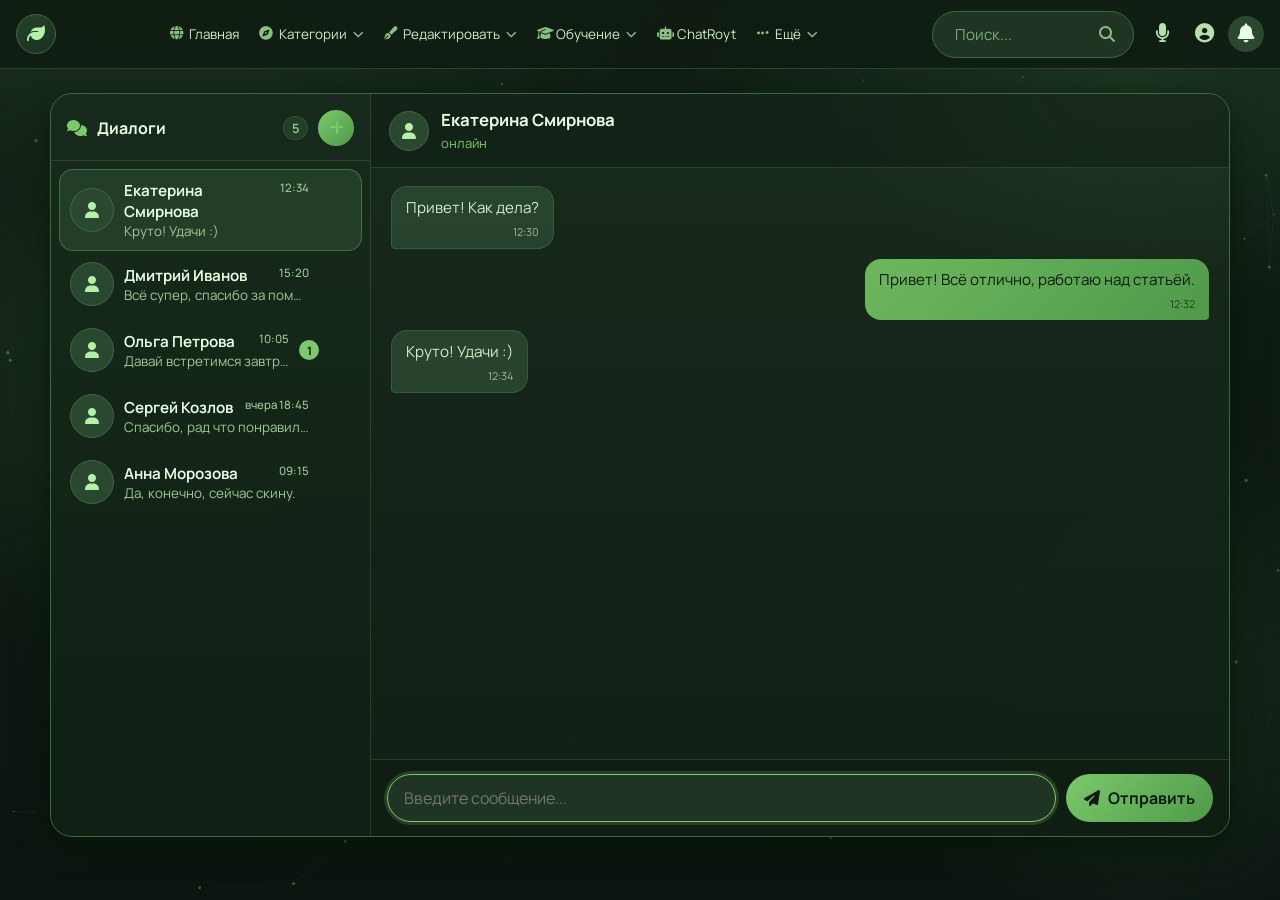
<file: mes.html>
<!DOCTYPE html>
<html lang="ru">
<head>
  <meta charset="UTF-8" />
  <meta name="viewport" content="width=device-width, initial-scale=1.0" />
  <title>Сообщения — Roytalex</title>
  <meta name="description" content="Мессенджер Roytalex: диалоги, поиск пользователей и живые ответы." />
  <link rel="preconnect" href="https://fonts.googleapis.com" />
  <link rel="preconnect" href="https://fonts.gstatic.com" crossorigin />
  <link href="https://fonts.googleapis.com/css2?family=Manrope:wght@400;500;600;700&family=Fraunces:opsz,wght@9..144,500;9..144,700;9..144,800&display=swap" rel="stylesheet" />
  <link rel="stylesheet" href="https://cdnjs.cloudflare.com/ajax/libs/font-awesome/6.5.2/css/all.min.css" />
  <link rel="stylesheet" href="css/style.css" />
</head>
<body>
  <div class="ambient" aria-hidden="true">
    <div class="ambient__glow ambient__glow--a"></div>
    <div class="ambient__glow ambient__glow--b"></div>
    <canvas id="constellation" class="constellation"></canvas>
  </div>

  <nav class="wiki-nav" id="wikiNav">
    <div class="wiki-nav-container">
      <div class="nav-left">
        <button class="nav-toggle" id="navToggle" aria-label="Открыть меню" aria-expanded="false" aria-controls="navLinks">
          <i class="fas fa-bars"></i>
        </button>
        <a href="index.html" class="nav-logo" aria-label="Roytalex">
          <i class="fas fa-leaf"></i>
        </a>
      </div>

      <ul class="nav-links" id="navLinks">
        <li>
          <a href="index.html"><i class="fas fa-globe"></i> <span class="nav-text">Главная</span></a>
        </li>
        <li>
          <span tabindex="0"><i class="fas fa-compass"></i> <span class="nav-text">Категории</span> <i class="fas fa-chevron-down nav-caret"></i></span>
          <ul class="dropdown-menu">
            <li><a href="index.html#topics"><i class="fas fa-flask"></i> Наука</a></li>
            <li><a href="index.html#topics"><i class="fas fa-paint-brush"></i> Искусство</a></li>
            <li><a href="index.html#topics"><i class="fas fa-code"></i> Технологии</a></li>
            <li><a href="index.html#topics"><i class="fas fa-history"></i> История</a></li>
            <li><a href="index.html#topics"><i class="fas fa-leaf"></i> Природа</a></li>
            <li><a href="index.html#topics"><i class="fas fa-language"></i> Языки</a></li>
            <li><a href="index.html#topics"><i class="fas fa-newspaper"></i> Новости</a></li>
            <li><a href="index.html#topics"><i class="fas fa-futbol"></i> Спорт</a></li>
            <li><a href="index.html#topics"><i class="fas fa-rocket"></i> Космос</a></li>
            <li><a href="index.html#topics"><i class="fas fa-ellipsis-h"></i> Прочее</a></li>
          </ul>
        </li>
        <li>
          <span tabindex="0"><i class="fas fa-pen-fancy"></i> <span class="nav-text">Редактировать</span> <i class="fas fa-chevron-down nav-caret"></i></span>
          <ul class="dropdown-menu">
            <li><a href="ed.html"><i class="fas fa-plus-circle"></i> Создать статью</a></li>
          </ul>
        </li>
        <li>
          <span tabindex="0"><i class="fas fa-graduation-cap"></i> <span class="nav-text">Обучение</span> <i class="fas fa-chevron-down nav-caret"></i></span>
          <ul class="dropdown-menu">
            <li><a href="index.html#learn"><i class="fas fa-book"></i> Курсы</a></li>
            <li class="has-submenu">
              <a href="index.html#learn"><i class="fas fa-newspaper"></i> Статьи для обучения</a>
              <ul class="dropdown-submenu">
                <li><a href="index.html#learn"><i class="fas fa-utensils"></i> Кулинария</a></li>
                <li><a href="index.html#learn"><i class="fas fa-laptop-code"></i> Программирование</a></li>
                <li><a href="index.html#learn"><i class="fas fa-calculator"></i> Математика</a></li>
                <li><a href="index.html#learn"><i class="fas fa-atom"></i> Физика</a></li>
                <li><a href="index.html#learn"><i class="fas fa-language"></i> Языки</a></li>
              </ul>
            </li>
          </ul>
        </li>
        <li>
          <a href="chat.html"><i class="fas fa-robot"></i> <span class="nav-text">ChatRoyt</span></a>
        </li>
        <li class="nav-item-more">
          <span tabindex="0"><i class="fas fa-ellipsis-h"></i> <span class="nav-text">Ещё</span> <i class="fas fa-chevron-down nav-caret"></i></span>
          <ul class="dropdown-menu dropdown-menu--right">
            <li><a href="mes.html"><i class="fas fa-envelope"></i> Сообщения</a></li>
            <li><a href="pay.html"><i class="fas fa-credit-card"></i> Оплата</a></li>
            <li><a href="index.html#about"><i class="fas fa-microphone"></i> Голосовой помощник</a></li>
            <li><a href="https://t.me/Roytalex_bot"><i class="fas fa-question-circle"></i> Помощь</a></li>
          </ul>
        </li>
      </ul>

      <div class="nav-right">
        <form class="wiki-search" role="search" id="wikiSearch">
          <input type="text" name="q" placeholder="Поиск..." aria-label="Поиск" />
          <button type="submit" aria-label="Найти"><i class="fas fa-search"></i></button>
        </form>
        <div class="nav-icons">
          <a href="index.html#about" aria-label="Голосовой помощник" title="Голосовой помощник"><i class="fas fa-microphone"></i></a>
          <a href="akk.html" aria-label="Профиль" title="Профиль"><i class="fas fa-user-circle"></i></a>
          <a href="mes.html" class="is-current" aria-label="Сообщения" title="Сообщения"><i class="fas fa-bell"></i></a>
        </div>
      </div>
    </div>
  </nav>

  <main class="messenger-page" id="messengerPage">
    <div class="messenger-container">
      <aside class="chat-list">
        <div class="chat-list-header">
          <i class="fas fa-comments"></i> Диалоги
          <span class="count" id="chatCount">0</span>
          <button class="new-chat-btn" id="newChatBtn" type="button" title="Новый чат" aria-label="Новый чат">
            <i class="fas fa-plus"></i>
          </button>
        </div>
        <div class="chat-list-items" id="chatListItems"></div>
      </aside>

      <section class="chat-window">
        <div class="chat-window-header" id="chatWindowHeader">
          <button class="chat-back" id="chatBackBtn" type="button" aria-label="К списку диалогов">
            <i class="fas fa-arrow-left"></i>
          </button>
          <div class="avatar"><i class="fas fa-user"></i></div>
          <div>
            <span class="name" id="chatContactName">Выберите диалог</span>
            <span class="status" id="chatContactStatus"></span>
          </div>
        </div>
        <div class="chat-messages" id="chatMessages">
          <div class="inbox-empty"><i class="fas fa-arrow-left"></i> Выберите чат из списка слева</div>
        </div>
        <form class="chat-input-area" id="chatForm">
          <input type="text" id="chatInput" placeholder="Введите сообщение..." disabled aria-label="Сообщение" />
          <button id="chatSendBtn" type="submit" disabled><i class="fas fa-paper-plane"></i> <span>Отправить</span></button>
        </form>
      </section>
    </div>
  </main>

  <div class="add-chat-modal" id="addChatModal" role="dialog" aria-modal="true" aria-labelledby="addChatTitle">
    <div class="add-chat-modal-content">
      <div class="add-chat-modal-header">
        <h2 id="addChatTitle"><i class="fas fa-user-plus"></i> Новый чат</h2>
        <button class="add-chat-modal-close" id="addChatModalClose" type="button" aria-label="Закрыть"><i class="fas fa-times"></i></button>
      </div>
      <input type="text" class="add-chat-search" id="searchUsersInput" placeholder="Поиск по имени или никнейму..." />
      <ul class="search-results" id="searchResults">
        <li class="no-results">Введите запрос для поиска</li>
      </ul>
    </div>
  </div>

  <script src="js/main.js"></script>
  <script src="js/messenger.js"></script>
</body>
</html>
</file>
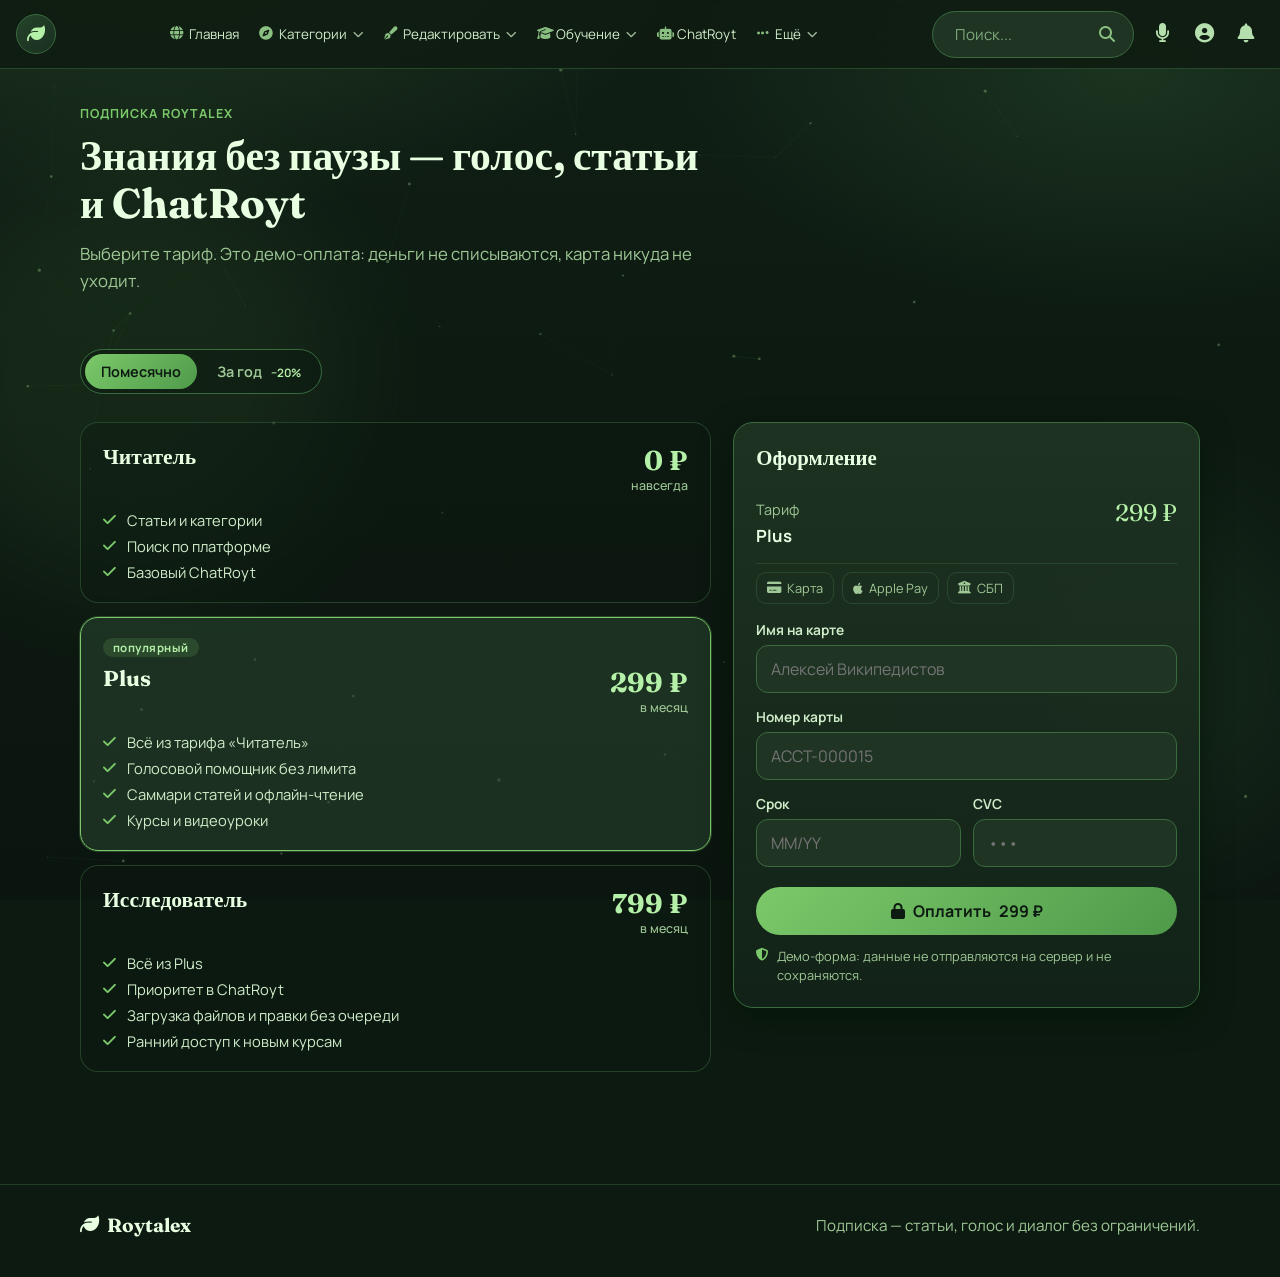
<file: pay.html>
<!DOCTYPE html>
<html lang="ru">
<head>
  <meta charset="UTF-8" />
  <meta name="viewport" content="width=device-width, initial-scale=1.0" />
  <title>Оплата — Roytalex</title>
  <meta name="description" content="Подписка Roytalex: читайте без ограничений, голос, ChatRoyt и обучение." />
  <link rel="preconnect" href="https://fonts.googleapis.com" />
  <link rel="preconnect" href="https://fonts.gstatic.com" crossorigin />
  <link href="https://fonts.googleapis.com/css2?family=Manrope:wght@400;500;600;700&family=Fraunces:opsz,wght@9..144,500;9..144,700;9..144,800&display=swap" rel="stylesheet" />
  <link rel="stylesheet" href="https://cdnjs.cloudflare.com/ajax/libs/font-awesome/6.5.2/css/all.min.css" />
  <link rel="stylesheet" href="css/style.css" />
</head>
<body>
  <div class="ambient" aria-hidden="true">
    <div class="ambient__glow ambient__glow--a"></div>
    <div class="ambient__glow ambient__glow--b"></div>
    <canvas id="constellation" class="constellation"></canvas>
  </div>

  <nav class="wiki-nav" id="wikiNav">
    <div class="wiki-nav-container">
      <div class="nav-left">
        <button class="nav-toggle" id="navToggle" aria-label="Открыть меню" aria-expanded="false" aria-controls="navLinks">
          <i class="fas fa-bars"></i>
        </button>
        <a href="index.html" class="nav-logo" aria-label="Roytalex">
          <i class="fas fa-leaf"></i>
        </a>
      </div>

      <ul class="nav-links" id="navLinks">
        <li>
          <a href="index.html"><i class="fas fa-globe"></i> <span class="nav-text">Главная</span></a>
        </li>
        <li>
          <span tabindex="0"><i class="fas fa-compass"></i> <span class="nav-text">Категории</span> <i class="fas fa-chevron-down nav-caret"></i></span>
          <ul class="dropdown-menu">
            <li><a href="index.html#topics"><i class="fas fa-flask"></i> Наука</a></li>
            <li><a href="index.html#topics"><i class="fas fa-paint-brush"></i> Искусство</a></li>
            <li><a href="index.html#topics"><i class="fas fa-code"></i> Технологии</a></li>
            <li><a href="index.html#topics"><i class="fas fa-history"></i> История</a></li>
            <li><a href="index.html#topics"><i class="fas fa-leaf"></i> Природа</a></li>
            <li><a href="index.html#topics"><i class="fas fa-language"></i> Языки</a></li>
            <li><a href="index.html#topics"><i class="fas fa-newspaper"></i> Новости</a></li>
            <li><a href="index.html#topics"><i class="fas fa-futbol"></i> Спорт</a></li>
            <li><a href="index.html#topics"><i class="fas fa-rocket"></i> Космос</a></li>
            <li><a href="index.html#topics"><i class="fas fa-ellipsis-h"></i> Прочее</a></li>
          </ul>
        </li>
        <li>
          <span tabindex="0"><i class="fas fa-pen-fancy"></i> <span class="nav-text">Редактировать</span> <i class="fas fa-chevron-down nav-caret"></i></span>
          <ul class="dropdown-menu">
            <li><a href="ed.html"><i class="fas fa-plus-circle"></i> Создать статью</a></li>
          </ul>
        </li>
        <li>
          <span tabindex="0"><i class="fas fa-graduation-cap"></i> <span class="nav-text">Обучение</span> <i class="fas fa-chevron-down nav-caret"></i></span>
          <ul class="dropdown-menu">
            <li><a href="index.html#learn"><i class="fas fa-book"></i> Курсы</a></li>
            <li class="has-submenu">
              <a href="index.html#learn"><i class="fas fa-newspaper"></i> Статьи для обучения</a>
              <ul class="dropdown-submenu">
                <li><a href="index.html#learn"><i class="fas fa-utensils"></i> Кулинария</a></li>
                <li><a href="index.html#learn"><i class="fas fa-laptop-code"></i> Программирование</a></li>
                <li><a href="index.html#learn"><i class="fas fa-calculator"></i> Математика</a></li>
                <li><a href="index.html#learn"><i class="fas fa-atom"></i> Физика</a></li>
                <li><a href="index.html#learn"><i class="fas fa-language"></i> Языки</a></li>
              </ul>
            </li>
          </ul>
        </li>
        <li>
          <a href="chat.html"><i class="fas fa-robot"></i> <span class="nav-text">ChatRoyt</span></a>
        </li>
        <li class="nav-item-more">
          <span tabindex="0"><i class="fas fa-ellipsis-h"></i> <span class="nav-text">Ещё</span> <i class="fas fa-chevron-down nav-caret"></i></span>
          <ul class="dropdown-menu dropdown-menu--right">
            <li><a href="mes.html"><i class="fas fa-envelope"></i> Сообщения</a></li>
            <li><a href="pay.html"><i class="fas fa-credit-card"></i> Оплата</a></li>
            <li><a href="index.html#about"><i class="fas fa-microphone"></i> Голосовой помощник</a></li>
            <li><a href="https://t.me/Roytalex_bot"><i class="fas fa-question-circle"></i> Помощь</a></li>
          </ul>
        </li>
      </ul>

      <div class="nav-right">
        <form class="wiki-search" role="search" id="wikiSearch">
          <input type="text" name="q" placeholder="Поиск..." aria-label="Поиск" />
          <button type="submit" aria-label="Найти"><i class="fas fa-search"></i></button>
        </form>
        <div class="nav-icons">
          <a href="index.html#about" aria-label="Голосовой помощник" title="Голосовой помощник"><i class="fas fa-microphone"></i></a>
          <a href="akk.html" aria-label="Профиль" title="Профиль"><i class="fas fa-user-circle"></i></a>
          <a href="mes.html" aria-label="Сообщения" title="Сообщения"><i class="fas fa-bell"></i></a>
        </div>
      </div>
    </div>
  </nav>

  <main class="pay-page" id="payPage">
    <header class="pay-hero reveal">
      <p class="kicker">Подписка Roytalex</p>
      <h1>Знания без паузы — голос, статьи и ChatRoyt</h1>
      <p class="lead">Выберите тариф. Это демо-оплата: деньги не списываются, карта никуда не уходит.</p>
    </header>

    <div class="pay-toggle reveal" role="group" aria-label="Период оплаты">
      <button type="button" class="is-active" data-cycle="month" id="cycleMonth">Помесячно</button>
      <button type="button" data-cycle="year" id="cycleYear">За год <span class="save">−20%</span></button>
    </div>

    <div class="pay-layout">
      <div class="pay-plans reveal" id="payPlans">
        <button class="pay-plan" type="button" data-plan="reader">
          <h2>Читатель</h2>
          <div class="price" data-month="0 ₽" data-year="0 ₽">0 ₽<small>навсегда</small></div>
          <ul>
            <li><i class="fas fa-check"></i> Статьи и категории</li>
            <li><i class="fas fa-check"></i> Поиск по платформе</li>
            <li><i class="fas fa-check"></i> Базовый ChatRoyt</li>
          </ul>
        </button>

        <button class="pay-plan is-selected" type="button" data-plan="plus">
          <span class="badge">популярный</span>
          <h2>Plus</h2>
          <div class="price" data-month="299 ₽" data-year="2 390 ₽">299 ₽<small>в месяц</small></div>
          <ul>
            <li><i class="fas fa-check"></i> Всё из тарифа «Читатель»</li>
            <li><i class="fas fa-check"></i> Голосовой помощник без лимита</li>
            <li><i class="fas fa-check"></i> Саммари статей и офлайн-чтение</li>
            <li><i class="fas fa-check"></i> Курсы и видеоуроки</li>
          </ul>
        </button>

        <button class="pay-plan" type="button" data-plan="pro">
          <h2>Исследователь</h2>
          <div class="price" data-month="799 ₽" data-year="6 390 ₽">799 ₽<small>в месяц</small></div>
          <ul>
            <li><i class="fas fa-check"></i> Всё из Plus</li>
            <li><i class="fas fa-check"></i> Приоритет в ChatRoyt</li>
            <li><i class="fas fa-check"></i> Загрузка файлов и правки без очереди</li>
            <li><i class="fas fa-check"></i> Ранний доступ к новым курсам</li>
          </ul>
        </button>
      </div>

      <aside class="pay-checkout reveal delay-1">
        <h2>Оформление</h2>
        <div class="pay-summary">
          <div>
            <span class="label">Тариф</span>
            <strong id="summaryPlan">Plus</strong>
          </div>
          <div class="total" id="summaryPrice">299 ₽</div>
        </div>

        <form class="pay-form" id="payForm" autocomplete="off">
          <div class="pay-methods" aria-hidden="true">
            <span><i class="fas fa-credit-card"></i> Карта</span>
            <span><i class="fab fa-apple"></i> Apple Pay</span>
            <span><i class="fas fa-university"></i> СБП</span>
          </div>
          <div class="form-group">
            <label for="cardName">Имя на карте</label>
            <input id="cardName" name="cardName" type="text" placeholder="Алексей Википедистов" required />
          </div>
          <div class="form-group">
            <label for="cardNumber">Номер карты</label>
            <input id="cardNumber" name="cardNumber" type="text" inputmode="numeric" placeholder="ACCT-000015" maxlength="19" required />
          </div>
          <div class="row">
            <div class="form-group">
              <label for="cardExpiry">Срок</label>
              <input id="cardExpiry" name="cardExpiry" type="text" inputmode="numeric" placeholder="MM/YY" maxlength="5" required />
            </div>
            <div class="form-group">
              <label for="cardCvc">CVC</label>
              <input id="cardCvc" name="cardCvc" type="password" inputmode="numeric" placeholder="•••" maxlength="4" required />
            </div>
          </div>
          <button class="pay-submit" type="submit"><i class="fas fa-lock"></i> Оплатить <span id="payAmount">299 ₽</span></button>
          <p class="pay-note"><i class="fas fa-shield-alt"></i> Демо-форма: данные не отправляются на сервер и не сохраняются.</p>
        </form>

        <div class="pay-success" id="paySuccess">
          <div class="mark"><i class="fas fa-check"></i></div>
          <h3>Оплата прошла</h3>
          <p id="paySuccessText">Тариф Plus активен. Можно читать, слушать и спрашивать ChatRoyt без пауз.</p>
          <a class="pay-submit" href="index.html" style="text-decoration:none;"><i class="fas fa-leaf"></i> На главную</a>
        </div>
      </aside>
    </div>
  </main>

  <footer class="site-footer">
    <div class="site-footer__inner">
      <a class="site-footer__brand" href="index.html"><i class="fas fa-leaf"></i> Roytalex</a>
      <p>Подписка — статьи, голос и диалог без ограничений.</p>
    </div>
  </footer>

  <script src="js/main.js"></script>
  <script src="js/pay.js"></script>
</body>
</html>
</file>
<file: css/style.css>
:root {
  --bg-deep: #0d1a11;
  --bg: #132318;
  --bg-soft: #1a2f20;
  --panel: #1f3423;
  --panel-lift: #2a4830;
  --line: #3a6b3f;
  --green-soft: #7bc96a;
  --green-mid: #8abf82;
  --green-mute: #7fa87a;
  --text: #e0f5db;
  --text-soft: #d0edca;
  --text-dim: #9fc896;
  --cream: #e8ffe2;
  --accent: #b5f0a8;
  --shadow: 0 10px 30px rgba(0, 20, 0, 0.6);
  --font-display: "Fraunces", Georgia, serif;
  --font-body: "Manrope", sans-serif;
  --nav-h: 68px;
  --max: 1120px;
  --ease: cubic-bezier(0.22, 1, 0.36, 1);
}

*,
*::before,
*::after {
  box-sizing: border-box;
}

html {
  scroll-behavior: smooth;
}

body {
  margin: 0;
  min-height: 100vh;
  color: var(--text);
  font-family: var(--font-body);
  background: var(--bg-deep);
  overflow-x: hidden;
}

img {
  max-width: 100%;
  display: block;
}

a {
  color: inherit;
}

button,
input {
  font: inherit;
}

/* ===== AMBIENT ===== */
.ambient {
  position: fixed;
  inset: 0;
  z-index: 0;
  pointer-events: none;
  overflow: hidden;
  background:
    radial-gradient(1000px 520px at 12% -8%, rgba(123, 201, 106, 0.16), transparent 55%),
    radial-gradient(900px 480px at 88% 8%, rgba(58, 107, 63, 0.28), transparent 50%),
    linear-gradient(180deg, #101f15 0%, var(--bg-deep) 42%, #0b1510 100%);
}

.ambient__glow {
  position: absolute;
  border-radius: 50%;
  filter: blur(60px);
  opacity: 0.45;
  animation: drift 18s ease-in-out infinite alternate;
}

.ambient__glow--a {
  width: 420px;
  height: 420px;
  left: -80px;
  top: 18%;
  background: rgba(123, 201, 106, 0.18);
}

.ambient__glow--b {
  width: 380px;
  height: 380px;
  right: -60px;
  top: 55%;
  background: rgba(58, 107, 63, 0.35);
  animation-delay: -6s;
}

.constellation {
  position: absolute;
  inset: 0;
  width: 100%;
  height: 100%;
  opacity: 0.55;
}

@keyframes drift {
  from { transform: translate3d(0, 0, 0) scale(1); }
  to { transform: translate3d(40px, -30px, 0) scale(1.08); }
}

/* ===== NAV ===== */
.wiki-nav {
  position: sticky;
  top: 0;
  z-index: 100;
  backdrop-filter: blur(14px);
  background: rgba(15, 28, 18, 0.88);
  border-bottom: 1px solid rgba(58, 107, 63, 0.55);
  transition: box-shadow 0.25s var(--ease);
}

.wiki-nav.scrolled {
  box-shadow: 0 10px 30px rgba(0, 20, 0, 0.55);
}

.wiki-nav-container {
  max-width: 1280px;
  margin: 0 auto;
  min-height: var(--nav-h);
  padding: 0 16px;
  display: grid;
  grid-template-columns: auto minmax(0, 1fr) auto;
  align-items: center;
  column-gap: 12px;
}

.nav-left {
  display: flex;
  align-items: center;
  gap: 10px;
  flex-shrink: 0;
  z-index: 2;
}

.nav-toggle {
  display: none;
  width: 40px;
  height: 40px;
  border: 1px solid var(--line);
  border-radius: 10px;
  background: var(--panel);
  color: var(--text-soft);
  cursor: pointer;
}

.nav-logo {
  width: 40px;
  height: 40px;
  display: inline-flex;
  align-items: center;
  justify-content: center;
  border-radius: 50%;
  color: var(--accent);
  background: linear-gradient(145deg, #24432a, #1a2f20);
  border: 1px solid var(--line);
  text-decoration: none;
  font-size: 1.15rem;
  transition: transform 0.25s var(--ease), box-shadow 0.25s;
}

.nav-logo:hover {
  transform: rotate(-8deg) scale(1.05);
  box-shadow: 0 0 0 4px rgba(123, 201, 106, 0.15);
}

.nav-links {
  display: flex;
  align-items: center;
  justify-content: center;
  gap: 2px;
  list-style: none;
  margin: 0;
  padding: 0;
  min-width: 0;
  flex-wrap: nowrap;
  overflow: visible;
}

.nav-links > li {
  position: relative;
  flex: 0 0 auto;
}

.nav-links > li > a,
.nav-links > li > span {
  display: inline-flex;
  align-items: center;
  gap: 6px;
  padding: 8px 9px;
  border-radius: 10px;
  color: var(--text-soft);
  text-decoration: none;
  font-size: 0.84rem;
  cursor: pointer;
  transition: background 0.15s, color 0.15s;
  white-space: nowrap;
}

.nav-caret {
  font-size: 0.68rem;
  opacity: 0.75;
}

.nav-links > li > a:hover,
.nav-links > li > span:hover,
.nav-links > li > a.active {
  background: var(--panel-lift);
  color: var(--cream);
}

.nav-links > li > a i:first-child,
.nav-links > li > span > i:first-child {
  color: var(--green-mid);
  width: 1em;
  text-align: center;
}

/* ===== ДРОПДАУНЫ ===== */
.dropdown-menu {
  position: absolute;
  top: 100%;
  left: 0;
  min-width: 210px;
  background: #1f3423;
  border: 1px solid #3a6b3f;
  border-radius: 10px;
  box-shadow: 0 10px 30px rgba(0, 20, 0, 0.6);
  padding: 6px 0;
  list-style: none;
  margin: 0;
  opacity: 0;
  visibility: hidden;
  transform: translateY(8px);
  transition: opacity 0.2s ease, transform 0.2s ease, visibility 0.2s;
  z-index: 999;
  pointer-events: none;
}

.dropdown-menu::before {
  content: "";
  position: absolute;
  left: 0;
  right: 0;
  top: -10px;
  height: 10px;
}

.dropdown-menu--right {
  left: auto;
  right: 0;
}

.nav-links > li:hover > .dropdown-menu,
.nav-links > li:focus-within > .dropdown-menu {
  opacity: 1;
  visibility: visible;
  transform: translateY(4px);
  pointer-events: auto;
}

.dropdown-menu li {
  position: relative;
}

.dropdown-menu li a {
  display: flex;
  align-items: center;
  gap: 8px;
  padding: 8px 18px;
  font-size: 0.92rem;
  color: #d0edca;
  text-decoration: none;
  transition: background 0.12s, color 0.12s;
  border-left: 3px solid transparent;
}

.dropdown-menu li a:hover {
  background: #2a4830;
  color: #e8ffe2;
  border-left-color: var(--green-soft);
}

.dropdown-menu li a i {
  width: 20px;
  color: #8abf82;
}

/* ===== ВЛОЖЕННОЕ МЕНЮ ===== */
.dropdown-submenu {
  position: absolute;
  top: 0;
  left: 100%;
  min-width: 200px;
  background: #1f3423;
  border: 1px solid #3a6b3f;
  border-radius: 10px;
  box-shadow: 0 10px 30px rgba(0, 20, 0, 0.6);
  padding: 6px 0;
  list-style: none;
  margin: 0;
  opacity: 0;
  visibility: hidden;
  transform: translateX(6px);
  transition: opacity 0.2s ease, transform 0.2s ease, visibility 0.2s;
  z-index: 1000;
  pointer-events: none;
}

.dropdown-menu li:hover > .dropdown-submenu,
.dropdown-menu li:focus-within > .dropdown-submenu {
  opacity: 1;
  visibility: visible;
  transform: translateX(0);
  pointer-events: auto;
}

.dropdown-submenu li a {
  display: flex;
  align-items: center;
  gap: 8px;
  padding: 8px 18px;
  font-size: 0.92rem;
  color: #d0edca;
  text-decoration: none;
  transition: background 0.12s, color 0.12s;
  border-left: 3px solid transparent;
}

.dropdown-submenu li a:hover {
  background: #2a4830;
  color: #e8ffe2;
  border-left-color: var(--green-soft);
}

.dropdown-submenu li a i {
  width: 20px;
  color: #8abf82;
}

.has-submenu > a::after {
  content: "\f054";
  font-family: "Font Awesome 6 Free";
  font-weight: 900;
  font-size: 0.7rem;
  margin-left: 8px;
  color: #7fa87a;
}

/* ===== ПРАВАЯ ЧАСТЬ ===== */
.nav-right {
  display: flex;
  align-items: center;
  gap: 10px;
  flex-shrink: 0;
  z-index: 2;
  justify-self: end;
}

.wiki-search {
  display: flex;
  align-items: center;
  background: #1f3423;
  border-radius: 24px;
  padding: 4px 8px 4px 16px;
  border: 1px solid #3a6b3f;
  transition: border 0.2s, box-shadow 0.2s;
}

.wiki-search:focus-within {
  border-color: var(--green-soft);
  box-shadow: 0 0 0 3px rgba(123, 201, 106, 0.25);
}

.wiki-search input {
  border: none;
  background: transparent;
  padding: 8px 6px;
  font-size: 0.95rem;
  width: 140px;
  outline: none;
  color: #e0f5db;
  transition: width 0.25s ease;
  font-family: inherit;
}

.wiki-search input::placeholder {
  color: #7fa87a;
}

.wiki-search input:focus {
  width: 190px;
}

.wiki-search button {
  background: none;
  border: none;
  color: #8abf82;
  cursor: pointer;
  padding: 6px 10px;
  border-radius: 20px;
  font-size: 1rem;
  transition: background 0.15s, color 0.15s;
}

.wiki-search button:hover {
  background: #2a4830;
  color: #b5f0a8;
}

.nav-icons {
  display: flex;
  align-items: center;
  gap: 6px;
}

.nav-icons a {
  display: inline-flex;
  align-items: center;
  justify-content: center;
  width: 36px;
  height: 36px;
  border-radius: 50%;
  color: #b5e0ad;
  font-size: 1.2rem;
  text-decoration: none;
  transition: background 0.15s, color 0.15s;
}

.nav-icons a.is-current,
.nav-icons a:hover {
  background: #2a4830;
  color: #e8ffe2;
}

/* ===== HERO ===== */
main {
  position: relative;
  z-index: 1;
}

.hero {
  position: relative;
  min-height: calc(100vh - var(--nav-h));
  display: flex;
  flex-direction: column;
  justify-content: center;
  overflow: hidden;
  isolation: isolate;
}

.hero__plane {
  position: absolute;
  inset: 0;
  z-index: -1;
}

.hero__mesh {
  position: absolute;
  inset: 0;
  background:
    linear-gradient(120deg, rgba(13, 26, 17, 0.2), rgba(13, 26, 17, 0.72) 48%, rgba(13, 26, 17, 0.92)),
    url("data:image/svg+xml,%3Csvg xmlns='http://www.w3.org/2000/svg' width='160' height='160' viewBox='0 0 160 160'%3E%3Cpath d='M0 80h160M80 0v160' stroke='%233a6b3f' stroke-opacity='.22'/%3E%3Ccircle cx='80' cy='80' r='2' fill='%237bc96a' fill-opacity='.35'/%3E%3C/svg%3E"),
    radial-gradient(ellipse 80% 60% at 70% 40%, rgba(123, 201, 106, 0.22), transparent 60%),
    linear-gradient(160deg, #1a3a24 0%, #0f1f14 55%, #0a140d 100%);
  background-size: auto, 160px 160px, auto, auto;
  animation: meshShift 22s ease-in-out infinite alternate;
}

@keyframes meshShift {
  from { background-position: 0 0, 0 0, 0 0, 0 0; }
  to { background-position: 0 0, 40px 28px, 0 0, 0 0; }
}

.hero__orbit {
  position: absolute;
  border: 1px solid rgba(123, 201, 106, 0.18);
  border-radius: 50%;
  top: 50%;
  left: 62%;
  transform: translate(-50%, -50%);
  animation: spin 48s linear infinite;
}

.hero__orbit--1 { width: min(52vw, 420px); height: min(52vw, 420px); }
.hero__orbit--2 { width: min(68vw, 560px); height: min(68vw, 560px); animation-duration: 70s; animation-direction: reverse; border-color: rgba(58, 107, 63, 0.35); }
.hero__orbit--3 { width: min(84vw, 720px); height: min(84vw, 720px); animation-duration: 96s; border-color: rgba(123, 201, 106, 0.1); }

.hero__orbit::before {
  content: "";
  position: absolute;
  width: 10px;
  height: 10px;
  border-radius: 50%;
  background: var(--green-soft);
  top: 8%;
  left: 50%;
  box-shadow: 0 0 18px rgba(123, 201, 106, 0.7);
}

.hero__ring {
  position: absolute;
  width: min(40vw, 320px);
  height: min(40vw, 320px);
  top: 50%;
  left: 62%;
  transform: translate(-50%, -50%);
  border-radius: 50%;
  background:
    radial-gradient(circle at 35% 30%, rgba(181, 240, 168, 0.35), transparent 40%),
    radial-gradient(circle at 60% 70%, rgba(58, 107, 63, 0.55), transparent 55%),
    radial-gradient(circle, rgba(31, 52, 35, 0.9), rgba(13, 26, 17, 0.2));
  filter: blur(2px);
  animation: pulseSoft 5.5s ease-in-out infinite;
}

@keyframes spin {
  to { transform: translate(-50%, -50%) rotate(360deg); }
}

@keyframes pulseSoft {
  0%, 100% { transform: translate(-50%, -50%) scale(1); opacity: 0.85; }
  50% { transform: translate(-50%, -50%) scale(1.06); opacity: 1; }
}

.hero__inner {
  width: min(100% - 36px, var(--max));
  margin: 0 auto;
  padding: 72px 0 120px;
  max-width: 720px;
}

.hero__brand {
  margin: 0 0 18px;
  font-family: var(--font-display);
  font-size: clamp(3rem, 8vw, 5.6rem);
  font-weight: 800;
  letter-spacing: -0.03em;
  line-height: 0.95;
  background: linear-gradient(120deg, #e8ffe2 10%, #7bc96a 55%, #c8f5b8 100%);
  -webkit-background-clip: text;
  background-clip: text;
  color: transparent;
  text-shadow: 0 0 40px rgba(123, 201, 106, 0.15);
}

.hero__title {
  margin: 0 0 16px;
  font-family: var(--font-display);
  font-size: clamp(1.55rem, 3.4vw, 2.35rem);
  font-weight: 600;
  line-height: 1.2;
  color: var(--cream);
  max-width: 16ch;
}

.hero__lead {
  margin: 0 0 28px;
  font-size: 1.05rem;
  line-height: 1.65;
  color: var(--text-dim);
  max-width: 38ch;
}

.hero__actions {
  display: flex;
  flex-wrap: wrap;
  gap: 12px;
}

.btn {
  display: inline-flex;
  align-items: center;
  justify-content: center;
  padding: 12px 22px;
  border-radius: 999px;
  text-decoration: none;
  font-weight: 600;
  font-size: 0.95rem;
  transition: transform 0.2s var(--ease), background 0.2s, border-color 0.2s, box-shadow 0.2s;
}

.btn--primary {
  background: linear-gradient(135deg, #7bc96a, #4f9a4a);
  color: #0d1a11;
  box-shadow: 0 10px 28px rgba(123, 201, 106, 0.28);
}

.btn--primary:hover {
  transform: translateY(-2px);
  box-shadow: 0 14px 34px rgba(123, 201, 106, 0.38);
}

.btn--ghost {
  border: 1px solid var(--line);
  color: var(--text-soft);
  background: rgba(31, 52, 35, 0.55);
}

.btn--ghost:hover {
  border-color: var(--green-soft);
  color: var(--cream);
  transform: translateY(-2px);
}

.hero__ticker {
  position: absolute;
  left: 0;
  right: 0;
  bottom: 28px;
  overflow: hidden;
  mask-image: linear-gradient(90deg, transparent, #000 12%, #000 88%, transparent);
}

.hero__ticker-track {
  display: flex;
  gap: 28px;
  width: max-content;
  animation: ticker 32s linear infinite;
}

.hero__ticker-track span {
  display: inline-flex;
  align-items: center;
  gap: 8px;
  color: var(--text-dim);
  font-size: 0.92rem;
  letter-spacing: 0.02em;
  white-space: nowrap;
}

.hero__ticker-track i {
  color: var(--green-soft);
}

@keyframes ticker {
  from { transform: translateX(0); }
  to { transform: translateX(-50%); }
}

/* ===== SECTIONS ===== */
.section-head {
  width: min(100% - 36px, var(--max));
  margin: 0 auto 36px;
}

.section-head h2,
.learn-band__copy h2,
.messenger__intro h2 {
  margin: 0 0 12px;
  font-family: var(--font-display);
  font-size: clamp(1.8rem, 3vw, 2.4rem);
  font-weight: 700;
  color: var(--cream);
}

.section-head p,
.learn-band__copy p,
.messenger__intro p {
  margin: 0;
  max-width: 52ch;
  color: var(--text-dim);
  line-height: 1.65;
  font-size: 1.02rem;
}

.pathways {
  padding: 88px 0 40px;
}

.pathways__grid {
  width: min(100% - 36px, var(--max));
  margin: 0 auto;
  display: grid;
  grid-template-columns: repeat(4, 1fr);
  gap: 18px;
}

.pathway {
  position: relative;
  display: block;
  padding: 28px 22px 26px;
  text-decoration: none;
  color: inherit;
  border-top: 1px solid rgba(123, 201, 106, 0.35);
  background: linear-gradient(180deg, rgba(31, 52, 35, 0.55), rgba(19, 35, 24, 0.15));
  transition: transform 0.3s var(--ease), background 0.3s, border-color 0.3s;
  overflow: hidden;
}

.pathway::after {
  content: "";
  position: absolute;
  inset: auto 0 0 0;
  height: 2px;
  background: linear-gradient(90deg, transparent, var(--green-soft), transparent);
  transform: scaleX(0.2);
  transition: transform 0.35s var(--ease);
}

.pathway:hover {
  transform: translateY(-6px);
  border-top-color: var(--green-soft);
  background: linear-gradient(180deg, rgba(42, 72, 48, 0.7), rgba(19, 35, 24, 0.25));
}

.pathway:hover::after {
  transform: scaleX(1);
}

.pathway i {
  font-size: 1.4rem;
  color: var(--green-soft);
  margin-bottom: 16px;
  display: inline-block;
  transition: transform 0.35s var(--ease);
}

.pathway:hover i {
  transform: scale(1.12) rotate(-6deg);
}

.pathway h3 {
  margin: 0 0 10px;
  font-family: var(--font-display);
  font-size: 1.35rem;
  font-weight: 650;
}

.pathway p {
  margin: 0;
  color: var(--text-dim);
  line-height: 1.55;
  font-size: 0.95rem;
}

/* ===== CONTENT TEXT ===== */
.content-section {
  width: min(100% - 36px, 820px);
  margin: 0 auto;
  padding: 56px 0 24px;
}

.gg {
  padding: 8px 0 40px;
}

.gg h2 {
  margin: 0 0 22px;
  font-family: var(--font-display);
  font-size: clamp(1.7rem, 3vw, 2.25rem);
  line-height: 1.2;
  color: var(--cream);
}

.gg h3 {
  margin: 28px 0 12px;
  font-family: var(--font-display);
  font-size: 1.2rem;
  color: var(--accent);
  font-weight: 650;
}

.gg p {
  margin: 0 0 16px;
  font-size: 1.05rem;
  line-height: 1.8;
  color: var(--text-soft);
}

.gg p:last-child {
  margin-bottom: 0;
}

/* ===== LEARN ===== */
.learn-band {
  width: min(100% - 36px, var(--max));
  margin: 48px auto;
  padding: 48px 0;
  display: grid;
  grid-template-columns: 1.1fr 0.9fr;
  gap: 40px;
  align-items: center;
  border-top: 1px solid rgba(58, 107, 63, 0.45);
  border-bottom: 1px solid rgba(58, 107, 63, 0.45);
}

.learn-band__tags {
  display: flex;
  flex-wrap: wrap;
  gap: 10px;
  margin-top: 22px;
}

.learn-band__tags span {
  color: var(--text-dim);
  border-bottom: 1px solid rgba(123, 201, 106, 0.35);
  padding-bottom: 2px;
  font-size: 0.92rem;
}

.learn-band__visual {
  position: relative;
  height: 280px;
  display: grid;
  place-items: center;
}

.pulse-core {
  width: 72px;
  height: 72px;
  border-radius: 50%;
  background: radial-gradient(circle at 35% 30%, #d8ffce, #5aa853 60%, #1f3423);
  box-shadow: 0 0 40px rgba(123, 201, 106, 0.45);
  animation: pulseSoft 3.8s ease-in-out infinite;
  z-index: 2;
}

.pulse-ring {
  position: absolute;
  width: 160px;
  height: 160px;
  border-radius: 50%;
  border: 1px solid rgba(123, 201, 106, 0.35);
  animation: ringOut 3.8s ease-out infinite;
}

.pulse-ring--2 {
  animation-delay: 1.2s;
}

@keyframes ringOut {
  0% { transform: scale(0.7); opacity: 0.7; }
  100% { transform: scale(1.7); opacity: 0; }
}

.learn-orbit {
  position: absolute;
  inset: 0;
  margin: 0;
  padding: 0;
  list-style: none;
}

.learn-orbit li {
  position: absolute;
  top: 50%;
  left: 50%;
  width: 46px;
  height: 46px;
  margin: -23px;
  display: grid;
  place-items: center;
  border-radius: 50%;
  background: var(--panel);
  border: 1px solid var(--line);
  color: var(--accent);
  animation: orbitItem 16s linear infinite;
  animation-delay: calc(var(--i) * -3.2s);
}

@keyframes orbitItem {
  0% { transform: rotate(calc(var(--i) * 72deg)) translateX(110px) rotate(calc(var(--i) * -72deg)); }
  100% { transform: rotate(calc(var(--i) * 72deg + 360deg)) translateX(110px) rotate(calc(var(--i) * -72deg - 360deg)); }
}

/* ===== MESSENGER ===== */
.messenger {
  width: min(100% - 36px, var(--max));
  margin: 0 auto;
  padding: 72px 0 40px;
  display: grid;
  grid-template-columns: 0.9fr 1.1fr;
  gap: 36px;
  align-items: center;
}

.chat-stage {
  background: linear-gradient(180deg, rgba(31, 52, 35, 0.95), rgba(19, 35, 24, 0.92));
  border: 1px solid var(--line);
  border-radius: 18px;
  box-shadow: var(--shadow);
  overflow: hidden;
  min-height: 360px;
  display: flex;
  flex-direction: column;
}

.chat-stage__header {
  display: flex;
  align-items: center;
  gap: 10px;
  padding: 14px 18px;
  border-bottom: 1px solid rgba(58, 107, 63, 0.55);
  background: rgba(13, 26, 17, 0.45);
}

.chat-stage__status {
  width: 9px;
  height: 9px;
  border-radius: 50%;
  background: var(--green-soft);
  box-shadow: 0 0 0 0 rgba(123, 201, 106, 0.55);
  animation: statusPing 2s ease-out infinite;
}

@keyframes statusPing {
  0% { box-shadow: 0 0 0 0 rgba(123, 201, 106, 0.5); }
  70% { box-shadow: 0 0 0 10px rgba(123, 201, 106, 0); }
  100% { box-shadow: 0 0 0 0 rgba(123, 201, 106, 0); }
}

.chat-stage__header strong {
  font-weight: 700;
}

.chat-stage__header em {
  margin-left: auto;
  font-style: normal;
  color: var(--green-mute);
  font-size: 0.85rem;
}

.chat-stage__body {
  flex: 1;
  padding: 18px;
  display: flex;
  flex-direction: column;
  gap: 12px;
  overflow: hidden;
}

.chat-bubble {
  max-width: 88%;
  padding: 12px 14px;
  border-radius: 14px;
  line-height: 1.5;
  font-size: 0.95rem;
  opacity: 0;
  transform: translateY(10px);
  animation: bubbleIn 0.45s var(--ease) forwards;
}

.chat-bubble--bot {
  align-self: flex-start;
  background: rgba(42, 72, 48, 0.9);
  border: 1px solid rgba(123, 201, 106, 0.22);
  color: var(--text-soft);
  border-bottom-left-radius: 4px;
}

.chat-bubble--user {
  align-self: flex-end;
  background: linear-gradient(135deg, #6db85d, #4f9a4a);
  color: #0d1a11;
  border-bottom-right-radius: 4px;
}

.chat-bubble--typing {
  display: inline-flex;
  gap: 5px;
  align-items: center;
  min-width: 54px;
}

.chat-bubble--typing i {
  width: 7px;
  height: 7px;
  border-radius: 50%;
  background: var(--green-mid);
  display: block;
  animation: typingDot 1.2s infinite ease-in-out;
}

.chat-bubble--typing i:nth-child(2) { animation-delay: 0.15s; }
.chat-bubble--typing i:nth-child(3) { animation-delay: 0.3s; }

@keyframes typingDot {
  0%, 80%, 100% { transform: translateY(0); opacity: 0.4; }
  40% { transform: translateY(-4px); opacity: 1; }
}

@keyframes bubbleIn {
  to { opacity: 1; transform: translateY(0); }
}

.chat-stage__compose {
  display: flex;
  gap: 8px;
  padding: 14px;
  border-top: 1px solid rgba(58, 107, 63, 0.55);
  background: rgba(13, 26, 17, 0.35);
}

.chat-stage__compose input {
  flex: 1;
  border: 1px solid var(--line);
  background: var(--panel);
  color: var(--text);
  border-radius: 999px;
  padding: 11px 16px;
  outline: none;
}

.chat-stage__compose input:focus {
  border-color: var(--green-soft);
  box-shadow: 0 0 0 3px rgba(123, 201, 106, 0.2);
}

.chat-stage__compose button {
  width: 44px;
  height: 44px;
  border: none;
  border-radius: 50%;
  background: linear-gradient(135deg, #7bc96a, #4f9a4a);
  color: #0d1a11;
  cursor: pointer;
  transition: transform 0.2s var(--ease);
}

.chat-stage__compose button:hover {
  transform: scale(1.06);
}

/* ===== FOOTER ===== */
.site-footer {
  position: relative;
  z-index: 1;
  margin-top: 40px;
  border-top: 1px solid rgba(58, 107, 63, 0.45);
  padding: 28px 18px 40px;
}

.site-footer__inner {
  width: min(100%, var(--max));
  margin: 0 auto;
  display: flex;
  flex-wrap: wrap;
  gap: 12px 24px;
  align-items: center;
  justify-content: space-between;
}

.site-footer__brand {
  display: inline-flex;
  align-items: center;
  gap: 8px;
  text-decoration: none;
  font-family: var(--font-display);
  font-weight: 700;
  font-size: 1.2rem;
  color: var(--cream);
}

.site-footer p {
  margin: 0;
  color: var(--text-dim);
  font-size: 0.95rem;
}

/* ===== REVEAL ===== */
.reveal {
  opacity: 0;
  transform: translateY(22px);
  transition: opacity 0.7s var(--ease), transform 0.7s var(--ease);
}

.reveal.is-visible {
  opacity: 1;
  transform: translateY(0);
}

.delay-1 { transition-delay: 0.1s; }
.delay-2 { transition-delay: 0.2s; }
.delay-3 { transition-delay: 0.3s; }

/* ===== PROFILE ===== */
.profile-page {
  width: min(100% - 36px, 980px);
  margin: 0 auto;
  padding: 36px 0 72px;
}

.profile-card {
  position: relative;
  overflow: hidden;
  border: 1px solid var(--line);
  border-radius: 24px;
  background: linear-gradient(180deg, rgba(31, 52, 35, 0.92), rgba(19, 35, 24, 0.94));
  box-shadow: var(--shadow);
}

.profile-cover {
  position: relative;
  height: 168px;
  overflow: hidden;
  background:
    radial-gradient(ellipse 70% 90% at 78% 20%, rgba(123, 201, 106, 0.28), transparent 55%),
    radial-gradient(ellipse 50% 80% at 18% 90%, rgba(58, 107, 63, 0.4), transparent 55%),
    linear-gradient(135deg, #163222 0%, #0f1f14 55%, #122818 100%);
}

.profile-cover::after {
  content: "";
  position: absolute;
  inset: 0;
  background:
    repeating-linear-gradient(90deg, transparent 0 22px, rgba(123, 201, 106, 0.04) 22px 23px),
    repeating-linear-gradient(0deg, transparent 0 22px, rgba(123, 201, 106, 0.04) 22px 23px);
  opacity: 0.8;
}

.profile-cover__orb {
  position: absolute;
  width: 220px;
  height: 220px;
  right: 8%;
  top: -56px;
  border-radius: 50%;
  background: radial-gradient(circle at 35% 30%, rgba(181, 240, 168, 0.45), rgba(79, 154, 74, 0.08) 46%, transparent 70%);
  filter: blur(2px);
  animation: glowPulse 6s ease-in-out infinite;
}

@keyframes glowPulse {
  0%, 100% { opacity: 0.75; transform: scale(1); }
  50% { opacity: 1; transform: scale(1.06); }
}

.profile-header {
  display: grid;
  grid-template-columns: auto 1fr;
  gap: 22px 28px;
  align-items: end;
  padding: 0 32px 8px;
  margin-top: -58px;
  position: relative;
  z-index: 1;
}

.profile-avatar {
  width: 124px;
  height: 124px;
  border-radius: 50%;
  display: grid;
  place-items: center;
  font-size: 3.4rem;
  color: var(--accent);
  background: radial-gradient(circle at 35% 30%, #2f5a38, #1a2f20 62%);
  border: 4px solid #102016;
  box-shadow:
    0 0 0 3px var(--green-soft),
    0 12px 30px rgba(0, 20, 0, 0.45);
}

.profile-info {
  min-width: 0;
  padding-bottom: 10px;
}

.profile-info h1 {
  margin: 0 0 6px;
  font-family: var(--font-display);
  font-size: clamp(1.7rem, 3vw, 2.3rem);
  font-weight: 700;
  color: var(--cream);
  line-height: 1.15;
}

.profile-info .nickname {
  color: var(--green-soft);
  font-weight: 600;
  font-size: 1.02rem;
  margin-bottom: 8px;
}

.profile-meta {
  display: flex;
  flex-wrap: wrap;
  gap: 10px 16px;
  color: var(--text-dim);
  font-size: 0.92rem;
}

.profile-meta span {
  display: inline-flex;
  align-items: center;
  gap: 7px;
}

.profile-meta i {
  color: var(--green-mid);
}

.profile-badge {
  display: inline-flex;
  align-items: center;
  gap: 6px;
  padding: 3px 10px;
  border-radius: 999px;
  background: rgba(123, 201, 106, 0.14);
  border: 1px solid rgba(123, 201, 106, 0.28);
  color: var(--accent);
  font-size: 0.78rem;
  font-weight: 600;
  letter-spacing: 0.02em;
}

.profile-body {
  padding: 8px 32px 32px;
}

.profile-stats {
  display: grid;
  grid-template-columns: repeat(4, 1fr);
  gap: 12px;
  margin: 22px 0 26px;
}

.stat-item {
  appearance: none;
  border: 1px solid rgba(58, 107, 63, 0.55);
  background: rgba(13, 26, 17, 0.35);
  color: inherit;
  border-radius: 16px;
  padding: 16px 10px 14px;
  display: flex;
  flex-direction: column;
  align-items: center;
  gap: 4px;
  cursor: default;
  font: inherit;
  transition: transform 0.25s var(--ease), border-color 0.2s, background 0.2s;
}

.stat-item.is-action {
  cursor: pointer;
}

.stat-item:hover,
.stat-item.is-action:focus-visible {
  transform: translateY(-3px);
  border-color: var(--green-soft);
  background: rgba(42, 72, 48, 0.45);
  outline: none;
}

.stat-item .number {
  font-family: var(--font-display);
  font-size: 1.85rem;
  font-weight: 700;
  color: var(--cream);
  line-height: 1.1;
}

.stat-item .label {
  font-size: 0.78rem;
  color: var(--text-dim);
  text-transform: uppercase;
  letter-spacing: 0.08em;
}

.profile-bio h3,
.personal-data h3,
.user-articles h3,
.recent-activity h3,
.edit-profile-form h3 {
  margin: 0 0 12px;
  font-family: var(--font-display);
  font-size: 1.15rem;
  font-weight: 650;
  color: var(--cream);
  display: flex;
  align-items: center;
  gap: 8px;
}

.profile-bio h3 i,
.personal-data h3 i,
.user-articles h3 i,
.recent-activity h3 i,
.edit-profile-form h3 i {
  color: var(--green-soft);
}

.profile-bio p {
  margin: 0;
  font-size: 1.02rem;
  line-height: 1.75;
  color: var(--text-soft);
  background: rgba(13, 26, 17, 0.35);
  border: 1px solid rgba(58, 107, 63, 0.4);
  border-left: 3px solid var(--green-soft);
  border-radius: 14px;
  padding: 16px 18px;
}

.profile-actions {
  display: flex;
  flex-wrap: wrap;
  gap: 10px;
  margin: 22px 0 8px;
}

.profile-btn {
  display: inline-flex;
  align-items: center;
  justify-content: center;
  gap: 8px;
  padding: 10px 18px;
  border-radius: 999px;
  font-weight: 600;
  font-size: 0.92rem;
  text-decoration: none;
  border: 1px solid transparent;
  cursor: pointer;
  color: inherit;
  background: none;
  transition: transform 0.2s var(--ease), background 0.2s, border-color 0.2s, box-shadow 0.2s;
}

.profile-btn:active {
  transform: scale(0.97);
}

.profile-btn--primary {
  background: linear-gradient(135deg, #7bc96a, #4f9a4a);
  color: #0d1a11;
  box-shadow: 0 8px 20px rgba(123, 201, 106, 0.22);
}

.profile-btn--primary:hover {
  transform: translateY(-1px);
}

.profile-btn--ghost {
  border-color: var(--line);
  color: var(--text-soft);
  background: rgba(13, 26, 17, 0.35);
}

.profile-btn--ghost:hover {
  border-color: var(--green-soft);
  color: var(--cream);
}

.personal-data,
.edit-profile-form {
  display: none;
  margin-top: 18px;
  padding: 18px 20px;
  border-radius: 16px;
  border: 1px solid rgba(58, 107, 63, 0.5);
  background: rgba(13, 26, 17, 0.4);
}

.personal-data.open,
.edit-profile-form.open {
  display: block;
  animation: fadeSlide 0.28s var(--ease);
}

@keyframes fadeSlide {
  from { opacity: 0; transform: translateY(-8px); }
  to { opacity: 1; transform: translateY(0); }
}

.data-row {
  display: flex;
  flex-wrap: wrap;
  align-items: center;
  gap: 8px 16px;
  padding: 10px 0;
  border-bottom: 1px dashed rgba(58, 107, 63, 0.45);
}

.data-row:last-of-type {
  border-bottom: none;
}

.data-row .label {
  min-width: 110px;
  color: var(--text-dim);
  font-weight: 600;
  font-size: 0.9rem;
}

.data-row .value {
  font-family: var(--font-mono, "Manrope", sans-serif);
  color: var(--cream);
  background: rgba(31, 52, 35, 0.7);
  border: 1px solid rgba(58, 107, 63, 0.45);
  padding: 5px 12px;
  border-radius: 8px;
  word-break: break-all;
}

.toggle-pwd {
  border: none;
  background: none;
  color: var(--green-mid);
  cursor: pointer;
  padding: 4px 6px;
  font-size: 1.05rem;
}

.toggle-pwd:hover {
  color: var(--cream);
}

.personal-note {
  margin: 12px 0 0;
  color: var(--text-dim);
  font-size: 0.88rem;
  display: flex;
  align-items: center;
  gap: 8px;
}

.edit-profile-form .form-group {
  margin-bottom: 16px;
}

.edit-profile-form label {
  display: flex;
  align-items: center;
  gap: 8px;
  margin-bottom: 6px;
  font-weight: 600;
  font-size: 0.9rem;
  color: var(--text-soft);
}

.edit-profile-form label i {
  color: var(--green-soft);
  width: 16px;
}

.edit-profile-form input,
.edit-profile-form textarea {
  width: 100%;
  padding: 12px 14px;
  border-radius: 12px;
  border: 1px solid var(--line);
  background: var(--panel);
  color: var(--text);
  outline: none;
  resize: vertical;
}

.edit-profile-form input:focus,
.edit-profile-form textarea:focus {
  border-color: var(--green-soft);
  box-shadow: 0 0 0 3px rgba(123, 201, 106, 0.2);
}

.form-actions {
  display: flex;
  flex-wrap: wrap;
  gap: 10px;
}

.user-articles,
.recent-activity {
  margin-top: 32px;
}

.articles-grid {
  display: grid;
  grid-template-columns: repeat(2, 1fr);
  gap: 14px;
}

.article-card {
  display: block;
  text-decoration: none;
  color: inherit;
  padding: 16px 18px;
  border-radius: 14px;
  border: 1px solid rgba(58, 107, 63, 0.45);
  background: rgba(13, 26, 17, 0.32);
  transition: transform 0.25s var(--ease), border-color 0.2s, background 0.2s;
}

.article-card:hover {
  transform: translateY(-3px);
  border-color: var(--green-soft);
  background: rgba(42, 72, 48, 0.4);
}

.article-card .title {
  margin: 0 0 10px;
  font-weight: 650;
  font-size: 1.02rem;
  color: var(--cream);
  line-height: 1.35;
}

.article-card .meta {
  display: flex;
  justify-content: space-between;
  gap: 12px;
  color: var(--text-dim);
  font-size: 0.84rem;
}

.article-card .meta i {
  margin-right: 5px;
  color: var(--green-mid);
}

.activity-list {
  list-style: none;
  margin: 0;
  padding: 6px 0;
  border: 1px solid rgba(58, 107, 63, 0.45);
  border-radius: 16px;
  background: rgba(13, 26, 17, 0.32);
  overflow: hidden;
}

.activity-list li {
  display: grid;
  grid-template-columns: 36px 1fr auto;
  gap: 10px;
  align-items: center;
  padding: 13px 18px;
  border-bottom: 1px solid rgba(58, 107, 63, 0.28);
  color: var(--text-soft);
  font-size: 0.95rem;
}

.activity-list li:last-child {
  border-bottom: none;
}

.activity-list li i {
  width: 28px;
  text-align: center;
  color: var(--green-soft);
}

.activity-list .time {
  color: var(--text-dim);
  font-size: 0.82rem;
  white-space: nowrap;
}

.follows-modal {
  display: none;
  position: fixed;
  inset: 0;
  z-index: 2000;
  align-items: center;
  justify-content: center;
  padding: 18px;
  background: rgba(6, 14, 9, 0.72);
  backdrop-filter: blur(8px);
}

.follows-modal.open {
  display: flex;
}

.follows-modal-content {
  width: min(100%, 460px);
  max-height: min(82vh, 620px);
  overflow: hidden;
  display: flex;
  flex-direction: column;
  border-radius: 20px;
  border: 1px solid var(--line);
  background: linear-gradient(180deg, #1b3022, #132318);
  box-shadow: var(--shadow);
  animation: fadeSlide 0.28s var(--ease);
}

.follows-modal-header {
  display: flex;
  align-items: center;
  justify-content: space-between;
  gap: 12px;
  padding: 16px 18px;
  border-bottom: 1px solid rgba(58, 107, 63, 0.5);
}

.follows-modal-header h2 {
  margin: 0;
  font-family: var(--font-display);
  font-size: 1.25rem;
  color: var(--cream);
  display: flex;
  align-items: center;
  gap: 10px;
}

.follows-modal-header h2 i {
  color: var(--green-soft);
}

.follows-modal-close {
  width: 36px;
  height: 36px;
  border: none;
  border-radius: 50%;
  background: var(--panel);
  color: var(--text-dim);
  cursor: pointer;
  font-size: 1.1rem;
  transition: background 0.15s, color 0.15s, transform 0.2s;
}

.follows-modal-close:hover {
  background: var(--panel-lift);
  color: var(--cream);
  transform: rotate(90deg);
}

.follows-list {
  list-style: none;
  margin: 0;
  padding: 8px;
  overflow: auto;
}

.follows-list li {
  display: flex;
  align-items: center;
  gap: 12px;
  padding: 10px 10px;
  border-radius: 12px;
}

.follows-list li:hover {
  background: rgba(42, 72, 48, 0.45);
}

.follows-list .avatar {
  width: 42px;
  height: 42px;
  border-radius: 50%;
  display: grid;
  place-items: center;
  background: var(--panel-lift);
  color: var(--accent);
  border: 1px solid var(--line);
  flex-shrink: 0;
}

.follows-list .info {
  min-width: 0;
}

.follows-list .name {
  font-weight: 650;
  color: var(--cream);
  display: flex;
  flex-wrap: wrap;
  align-items: center;
  gap: 6px;
}

.follows-list .nick {
  color: var(--text-dim);
  font-size: 0.84rem;
}

.follows-list .badge {
  display: inline-flex;
  padding: 1px 8px;
  border-radius: 999px;
  background: rgba(123, 201, 106, 0.16);
  color: var(--accent);
  font-size: 0.68rem;
  font-weight: 600;
}

.toast {
  position: fixed;
  left: 50%;
  bottom: 28px;
  transform: translateX(-50%);
  z-index: 3000;
  padding: 12px 22px;
  border-radius: 999px;
  background: #102016;
  color: var(--cream);
  border: 1px solid var(--line);
  box-shadow: var(--shadow);
  font-weight: 600;
}

@media (max-width: 760px) {
  .profile-header {
    grid-template-columns: 1fr;
    justify-items: center;
    text-align: center;
    padding: 0 20px 8px;
  }

  .profile-meta {
    justify-content: center;
  }

  .profile-body {
    padding: 8px 18px 24px;
  }

  .profile-stats {
    grid-template-columns: repeat(2, 1fr);
  }

  .articles-grid {
    grid-template-columns: 1fr;
  }

  .profile-actions {
    justify-content: center;
  }

  .activity-list li {
    grid-template-columns: 28px 1fr;
  }

  .activity-list .time {
    grid-column: 2;
    margin-top: -6px;
  }
}

@media (max-width: 480px) {
  .profile-page {
    width: min(100% - 20px, 980px);
    padding-top: 20px;
  }

  .profile-cover {
    height: 128px;
  }

  .profile-actions .profile-btn {
    width: 100%;
  }

  .form-actions .profile-btn {
    width: 100%;
  }
}

/* ===== RESPONSIVE ===== */
@media (max-width: 1200px) {
  .wiki-search input {
    width: 110px;
  }

  .wiki-search input:focus {
    width: 140px;
  }

  .pathways__grid {
    grid-template-columns: repeat(2, 1fr);
  }
}

@media (max-width: 1100px) {
  .nav-toggle {
    display: inline-flex;
    align-items: center;
    justify-content: center;
  }

  .wiki-nav-container {
    grid-template-columns: auto auto;
    justify-content: space-between;
  }

  .nav-links {
    position: absolute;
    top: calc(100% + 1px);
    left: 0;
    right: 0;
    display: none;
    flex-direction: column;
    align-items: stretch;
    justify-content: flex-start;
    gap: 2px;
    background: rgba(15, 28, 18, 0.98);
    border-bottom: 1px solid var(--line);
    padding: 10px 14px 16px;
    max-height: min(70vh, 520px);
    overflow: auto;
    z-index: 200;
  }

  .wiki-nav.is-open .nav-links {
    display: flex;
  }

  .nav-links > li > a,
  .nav-links > li > span {
    width: 100%;
    font-size: 0.95rem;
    padding: 10px 12px;
  }

  .dropdown-menu,
  .dropdown-submenu {
    position: static;
    opacity: 1;
    visibility: visible;
    transform: none;
    display: none;
    box-shadow: none;
    border: none;
    background: transparent;
    padding-left: 12px;
    min-width: 0;
    pointer-events: auto;
  }

  .dropdown-menu--right {
    left: auto;
    right: auto;
  }

  .nav-links > li.is-open > .dropdown-menu,
  .dropdown-menu li.is-open > .dropdown-submenu {
    display: block;
  }

  .has-submenu > a::after {
    content: "\f078";
  }

  .hero__inner {
    max-width: 100%;
    padding-top: 56px;
  }

  .hero__orbit,
  .hero__ring {
    left: 70%;
    opacity: 0.55;
  }

  .learn-band,
  .messenger {
    grid-template-columns: 1fr;
  }

  .learn-band__visual {
    height: 240px;
  }
}

@media (max-width: 640px) {
  .wiki-search {
    display: none;
  }

  .nav-icons a[aria-label="Голосовой помощник"] {
    display: none;
  }

  .pathways__grid {
    grid-template-columns: 1fr;
  }

  .hero__title {
    max-width: none;
  }

  .hero__actions {
    flex-direction: column;
    align-items: stretch;
  }

  .btn {
    width: 100%;
  }

  @keyframes orbitItem {
    0% { transform: rotate(calc(var(--i) * 72deg)) translateX(88px) rotate(calc(var(--i) * -72deg)); }
    100% { transform: rotate(calc(var(--i) * 72deg + 360deg)) translateX(88px) rotate(calc(var(--i) * -72deg - 360deg)); }
  }
}

/* ===== INBOX / MESSENGER ===== */
.messenger-page {
  width: min(100% - 28px, 1180px);
  margin: 0 auto;
  padding: 24px 0 48px;
  position: relative;
  z-index: 1;
}

.messenger-container {
  display: grid;
  grid-template-columns: 320px minmax(0, 1fr);
  min-height: calc(100vh - var(--nav-h) - 88px);
  height: min(78vh, 740px);
  overflow: hidden;
  border: 1px solid var(--line);
  border-radius: 22px;
  background: linear-gradient(180deg, rgba(31, 52, 35, 0.94), rgba(19, 35, 24, 0.96));
  box-shadow: var(--shadow);
}

.chat-list {
  display: flex;
  flex-direction: column;
  min-width: 0;
  border-right: 1px solid rgba(58, 107, 63, 0.45);
  background: rgba(13, 26, 17, 0.35);
}

.chat-list-header {
  display: flex;
  align-items: center;
  gap: 10px;
  padding: 16px 16px 14px;
  border-bottom: 1px solid rgba(58, 107, 63, 0.4);
  color: var(--cream);
  font-weight: 700;
  flex-shrink: 0;
}

.chat-list-header i {
  color: var(--green-soft);
}

.chat-list-header .count {
  margin-left: auto;
  font-weight: 600;
  font-size: 0.8rem;
  color: var(--text-dim);
  background: rgba(42, 72, 48, 0.7);
  border: 1px solid rgba(58, 107, 63, 0.45);
  border-radius: 999px;
  padding: 2px 8px;
}

.new-chat-btn {
  width: 36px;
  height: 36px;
  border: none;
  border-radius: 50%;
  background: linear-gradient(135deg, #7bc96a, #4f9a4a);
  color: #0d1a11;
  cursor: pointer;
  display: grid;
  place-items: center;
  font-size: 1rem;
  transition: transform 0.2s var(--ease);
}

.new-chat-btn:hover {
  transform: scale(1.06);
}

.chat-list-items {
  flex: 1;
  overflow-y: auto;
  padding: 8px;
}

.chat-list-items::-webkit-scrollbar,
.chat-messages::-webkit-scrollbar,
.search-results::-webkit-scrollbar {
  width: 6px;
}

.chat-list-items::-webkit-scrollbar-thumb,
.chat-messages::-webkit-scrollbar-thumb,
.search-results::-webkit-scrollbar-thumb {
  background: #3a6b3f;
  border-radius: 4px;
}

.inbox-empty {
  color: var(--text-dim);
  text-align: center;
  padding: 36px 16px;
  font-size: 0.95rem;
  line-height: 1.55;
}

.chat-item {
  display: grid;
  grid-template-columns: 44px minmax(0, 1fr) auto auto;
  align-items: center;
  gap: 10px;
  padding: 10px 10px;
  border-radius: 14px;
  cursor: pointer;
  border: 1px solid transparent;
  transition: background 0.15s, border-color 0.15s;
}

.chat-item:hover {
  background: rgba(42, 72, 48, 0.45);
}

.chat-item.active {
  background: rgba(42, 72, 48, 0.7);
  border-color: rgba(123, 201, 106, 0.35);
}

.chat-item .avatar,
.chat-window-header .avatar,
.search-result-item .avatar {
  width: 44px;
  height: 44px;
  border-radius: 50%;
  display: grid;
  place-items: center;
  background: var(--panel-lift);
  color: var(--accent);
  border: 1px solid var(--line);
  flex-shrink: 0;
}

.chat-item .info {
  min-width: 0;
}

.chat-item .info .name {
  display: flex;
  justify-content: space-between;
  gap: 8px;
  font-weight: 650;
  color: var(--cream);
  font-size: 0.95rem;
}

.chat-item .info .name span {
  font-weight: 500;
  font-size: 0.72rem;
  color: var(--text-dim);
  white-space: nowrap;
}

.chat-item .info .last-msg {
  color: var(--text-dim);
  font-size: 0.84rem;
  white-space: nowrap;
  overflow: hidden;
  text-overflow: ellipsis;
}

.chat-item .unread {
  background: var(--green-soft);
  color: #0d1a11;
  border-radius: 999px;
  min-width: 20px;
  height: 20px;
  padding: 0 6px;
  font-size: 0.72rem;
  font-weight: 700;
  display: grid;
  place-items: center;
}

.delete-chat {
  background: none;
  border: none;
  color: var(--text-dim);
  cursor: pointer;
  opacity: 0;
  padding: 4px;
  border-radius: 8px;
}

.chat-item:hover .delete-chat,
.chat-item:focus-within .delete-chat {
  opacity: 1;
}

.delete-chat:hover {
  color: #f3b4b4;
  background: rgba(90, 30, 30, 0.4);
}

.chat-window {
  display: flex;
  flex-direction: column;
  min-width: 0;
  background:
    radial-gradient(ellipse 80% 50% at 90% 0%, rgba(123, 201, 106, 0.08), transparent 50%),
    rgba(15, 28, 18, 0.35);
}

.chat-window-header {
  display: flex;
  align-items: center;
  gap: 12px;
  padding: 14px 18px;
  border-bottom: 1px solid rgba(58, 107, 63, 0.45);
  background: rgba(13, 26, 17, 0.4);
  flex-shrink: 0;
}

.chat-back {
  display: none;
  width: 36px;
  height: 36px;
  border: 1px solid var(--line);
  border-radius: 10px;
  background: var(--panel);
  color: var(--text-soft);
  cursor: pointer;
}

.chat-window-header .avatar {
  width: 40px;
  height: 40px;
  position: relative;
}

.chat-window-header .name {
  display: block;
  font-weight: 700;
  color: var(--cream);
  font-size: 1.05rem;
}

.chat-window-header .status {
  color: var(--text-dim);
  font-size: 0.82rem;
}

.chat-window-header .status.is-online {
  color: var(--green-soft);
}

.chat-messages {
  flex: 1;
  overflow-y: auto;
  padding: 18px 20px;
  display: flex;
  flex-direction: column;
  gap: 10px;
}

.message {
  max-width: 72%;
  padding: 10px 14px 8px;
  border-radius: 16px;
  font-size: 0.95rem;
  line-height: 1.5;
  word-wrap: break-word;
  animation: bubbleIn 0.35s var(--ease);
}

.message.incoming {
  align-self: flex-start;
  background: rgba(42, 72, 48, 0.9);
  border: 1px solid rgba(123, 201, 106, 0.18);
  color: var(--text-soft);
  border-bottom-left-radius: 4px;
}

.message.outgoing {
  align-self: flex-end;
  background: linear-gradient(135deg, #6db85d, #4f9a4a);
  color: #0d1a11;
  border-bottom-right-radius: 4px;
}

.message .time {
  display: block;
  margin-top: 4px;
  font-size: 0.68rem;
  text-align: right;
  opacity: 0.7;
}

.chat-input-area {
  display: flex;
  gap: 10px;
  padding: 14px 16px;
  border-top: 1px solid rgba(58, 107, 63, 0.45);
  background: rgba(13, 26, 17, 0.4);
}

.chat-input-area input {
  flex: 1;
  border: 1px solid var(--line);
  background: var(--panel);
  color: var(--text);
  border-radius: 999px;
  padding: 12px 16px;
  outline: none;
}

.chat-input-area input:focus {
  border-color: var(--green-soft);
  box-shadow: 0 0 0 3px rgba(123, 201, 106, 0.2);
}

.chat-input-area input:disabled {
  opacity: 0.55;
}

.chat-input-area button {
  border: none;
  border-radius: 999px;
  padding: 0 18px;
  background: linear-gradient(135deg, #7bc96a, #4f9a4a);
  color: #0d1a11;
  font-weight: 700;
  cursor: pointer;
  display: inline-flex;
  align-items: center;
  gap: 8px;
  transition: transform 0.2s var(--ease);
}

.chat-input-area button:hover:not(:disabled) {
  transform: translateY(-1px);
}

.chat-input-area button:disabled {
  opacity: 0.45;
  cursor: not-allowed;
}

.add-chat-modal {
  display: none;
  position: fixed;
  inset: 0;
  z-index: 2000;
  align-items: center;
  justify-content: center;
  padding: 18px;
  background: rgba(6, 14, 9, 0.72);
  backdrop-filter: blur(8px);
}

.add-chat-modal.open {
  display: flex;
}

.add-chat-modal-content {
  width: min(100%, 480px);
  max-height: min(82vh, 620px);
  overflow: hidden;
  display: flex;
  flex-direction: column;
  border-radius: 20px;
  border: 1px solid var(--line);
  background: linear-gradient(180deg, #1b3022, #132318);
  box-shadow: var(--shadow);
  padding: 8px 8px 12px;
  animation: fadeSlide 0.28s var(--ease);
}

.add-chat-modal-header {
  display: flex;
  align-items: center;
  justify-content: space-between;
  padding: 10px 10px 12px;
}

.add-chat-modal-header h2 {
  margin: 0;
  font-family: var(--font-display);
  font-size: 1.25rem;
  color: var(--cream);
  display: flex;
  align-items: center;
  gap: 10px;
}

.add-chat-modal-header h2 i,
.add-chat-modal-close {
  color: var(--green-soft);
}

.add-chat-modal-close {
  width: 36px;
  height: 36px;
  border: none;
  border-radius: 50%;
  background: var(--panel);
  color: var(--text-dim);
  cursor: pointer;
}

.add-chat-modal-close:hover {
  color: var(--cream);
  transform: rotate(90deg);
}

.add-chat-search {
  margin: 0 10px 10px;
  width: calc(100% - 20px);
  padding: 12px 14px;
  border-radius: 12px;
  border: 1px solid var(--line);
  background: var(--panel);
  color: var(--text);
  outline: none;
}

.add-chat-search:focus {
  border-color: var(--green-soft);
  box-shadow: 0 0 0 3px rgba(123, 201, 106, 0.2);
}

.search-results {
  list-style: none;
  margin: 0;
  padding: 4px 8px 8px;
  overflow: auto;
}

.search-result-item {
  display: flex;
  align-items: center;
  gap: 12px;
  padding: 10px;
  border-radius: 12px;
  cursor: pointer;
}

.search-result-item:hover {
  background: rgba(42, 72, 48, 0.5);
}

.search-result-item .name {
  font-weight: 650;
  color: var(--cream);
}

.search-result-item .nick {
  color: var(--text-dim);
  font-size: 0.84rem;
}

.search-result-item .add-btn {
  margin-left: auto;
  border: none;
  border-radius: 999px;
  padding: 6px 12px;
  background: linear-gradient(135deg, #7bc96a, #4f9a4a);
  color: #0d1a11;
  font-weight: 700;
  cursor: pointer;
}

.no-results {
  text-align: center;
  color: var(--text-dim);
  padding: 28px 8px;
}

@media (max-width: 860px) {
  .messenger-container {
    grid-template-columns: 1fr;
    height: min(82vh, 720px);
  }

  .chat-list,
  .chat-window {
    min-height: 0;
  }

  .messenger-page:not(.is-chat-open) .chat-window,
  .messenger-page.is-chat-open .chat-list {
    display: none;
  }

  .chat-back {
    display: grid;
    place-items: center;
  }

  .delete-chat {
    opacity: 1;
  }

  .message {
    max-width: 86%;
  }
}

@media (max-width: 640px) {
  .chat-input-area button span {
    display: none;
  }

  .chat-input-area button {
    width: 46px;
    padding: 0;
    justify-content: center;
    border-radius: 50%;
  }
}

/* ===== PAYMENT ===== */
.pay-page {
  width: min(100% - 28px, 1120px);
  margin: 0 auto;
  padding: 36px 0 72px;
  position: relative;
  z-index: 1;
}

.pay-hero {
  margin-bottom: 32px;
  max-width: 640px;
}

.pay-hero p.kicker {
  margin: 0 0 10px;
  color: var(--green-soft);
  font-weight: 700;
  letter-spacing: 0.08em;
  text-transform: uppercase;
  font-size: 0.78rem;
}

.pay-hero h1 {
  margin: 0 0 12px;
  font-family: var(--font-display);
  font-size: clamp(1.9rem, 3.4vw, 2.6rem);
  color: var(--cream);
  line-height: 1.15;
}

.pay-hero p.lead {
  margin: 0;
  color: var(--text-dim);
  line-height: 1.65;
  font-size: 1.05rem;
}

.pay-toggle {
  display: inline-flex;
  align-items: center;
  gap: 4px;
  margin: 22px 0 28px;
  padding: 4px;
  border-radius: 999px;
  border: 1px solid var(--line);
  background: rgba(13, 26, 17, 0.45);
}

.pay-toggle button {
  border: none;
  background: transparent;
  color: var(--text-dim);
  padding: 8px 16px;
  border-radius: 999px;
  cursor: pointer;
  font-weight: 650;
  font-size: 0.9rem;
}

.pay-toggle button.is-active {
  background: linear-gradient(135deg, #7bc96a, #4f9a4a);
  color: #0d1a11;
}

.pay-toggle .save {
  margin-left: 6px;
  font-size: 0.72rem;
  color: var(--accent);
}

.pay-layout {
  display: grid;
  grid-template-columns: minmax(0, 1.15fr) minmax(280px, 0.85fr);
  gap: 22px;
  align-items: start;
}

.pay-plans {
  display: grid;
  gap: 14px;
}

.pay-plan {
  text-align: left;
  width: 100%;
  border: 1px solid rgba(58, 107, 63, 0.5);
  background: rgba(13, 26, 17, 0.38);
  color: inherit;
  border-radius: 18px;
  padding: 20px 22px;
  cursor: pointer;
  display: grid;
  grid-template-columns: 1fr auto;
  gap: 8px 16px;
  transition: transform 0.25s var(--ease), border-color 0.2s, background 0.2s;
}

.pay-plan:hover {
  transform: translateY(-2px);
  border-color: var(--green-soft);
}

.pay-plan.is-selected {
  border-color: var(--green-soft);
  background: rgba(42, 72, 48, 0.55);
  box-shadow: 0 0 0 1px rgba(123, 201, 106, 0.25);
}

.pay-plan h2 {
  margin: 0;
  font-family: var(--font-display);
  font-size: 1.35rem;
  color: var(--cream);
}

.pay-plan .price {
  font-family: var(--font-display);
  font-size: 1.7rem;
  font-weight: 700;
  color: var(--accent);
  text-align: right;
}

.pay-plan .price small {
  display: block;
  font-family: var(--font-body);
  font-size: 0.78rem;
  font-weight: 500;
  color: var(--text-dim);
}

.pay-plan ul {
  grid-column: 1 / -1;
  margin: 8px 0 0;
  padding: 0;
  list-style: none;
  display: grid;
  gap: 6px;
}

.pay-plan li {
  color: var(--text-soft);
  font-size: 0.92rem;
  display: flex;
  align-items: center;
  gap: 8px;
}

.pay-plan li i {
  color: var(--green-soft);
  width: 16px;
}

.pay-plan .badge {
  grid-column: 1 / -1;
  justify-self: start;
  display: inline-flex;
  padding: 2px 10px;
  border-radius: 999px;
  background: rgba(123, 201, 106, 0.16);
  color: var(--accent);
  font-size: 0.72rem;
  font-weight: 700;
  letter-spacing: 0.04em;
}

.pay-checkout {
  border: 1px solid var(--line);
  border-radius: 20px;
  background: linear-gradient(180deg, rgba(31, 52, 35, 0.95), rgba(19, 35, 24, 0.94));
  box-shadow: var(--shadow);
  padding: 22px;
  position: sticky;
  top: calc(var(--nav-h) + 16px);
}

.pay-checkout h2 {
  margin: 0 0 16px;
  font-family: var(--font-display);
  font-size: 1.3rem;
  color: var(--cream);
}

.pay-summary {
  display: flex;
  justify-content: space-between;
  gap: 12px;
  padding: 12px 0 16px;
  margin-bottom: 8px;
  border-bottom: 1px solid rgba(58, 107, 63, 0.4);
}

.pay-summary .label {
  color: var(--text-dim);
  font-size: 0.9rem;
}

.pay-summary strong {
  display: block;
  color: var(--cream);
  font-size: 1.05rem;
  margin-top: 4px;
}

.pay-summary .total {
  font-family: var(--font-display);
  font-size: 1.5rem;
  color: var(--accent);
}

.pay-form .form-group {
  margin-bottom: 14px;
}

.pay-form label {
  display: block;
  margin-bottom: 6px;
  font-size: 0.86rem;
  font-weight: 650;
  color: var(--text-soft);
}

.pay-form input {
  width: 100%;
  padding: 12px 14px;
  border-radius: 12px;
  border: 1px solid var(--line);
  background: var(--panel);
  color: var(--text);
  outline: none;
}

.pay-form input:focus {
  border-color: var(--green-soft);
  box-shadow: 0 0 0 3px rgba(123, 201, 106, 0.2);
}

.pay-form .row {
  display: grid;
  grid-template-columns: 1fr 1fr;
  gap: 12px;
}

.pay-methods {
  display: flex;
  gap: 8px;
  margin-bottom: 16px;
}

.pay-methods span {
  display: inline-flex;
  align-items: center;
  gap: 6px;
  padding: 6px 10px;
  border-radius: 10px;
  border: 1px solid rgba(58, 107, 63, 0.45);
  color: var(--text-dim);
  font-size: 0.8rem;
}

.pay-submit {
  width: 100%;
  margin-top: 6px;
  border: none;
  border-radius: 999px;
  padding: 13px 18px;
  background: linear-gradient(135deg, #7bc96a, #4f9a4a);
  color: #0d1a11;
  font-weight: 700;
  cursor: pointer;
  display: inline-flex;
  align-items: center;
  justify-content: center;
  gap: 8px;
  transition: transform 0.2s var(--ease);
}

.pay-submit:hover {
  transform: translateY(-1px);
}

.pay-note {
  margin: 12px 0 0;
  color: var(--text-dim);
  font-size: 0.8rem;
  line-height: 1.5;
  display: flex;
  gap: 8px;
}

.pay-note i {
  color: var(--green-soft);
  margin-top: 2px;
}

.pay-success {
  display: none;
  text-align: center;
  padding: 12px 4px 4px;
}

.pay-success.is-open {
  display: block;
}

.pay-success .mark {
  width: 72px;
  height: 72px;
  margin: 0 auto 16px;
  border-radius: 50%;
  display: grid;
  place-items: center;
  background: radial-gradient(circle at 35% 30%, #d8ffce, #5aa853 62%);
  color: #0d1a11;
  font-size: 1.8rem;
  box-shadow: 0 0 30px rgba(123, 201, 106, 0.35);
}

.pay-success h3 {
  margin: 0 0 8px;
  font-family: var(--font-display);
  color: var(--cream);
  font-size: 1.4rem;
}

.pay-success p {
  margin: 0 0 18px;
  color: var(--text-dim);
  line-height: 1.55;
}

.pay-form.is-hidden {
  display: none;
}

@media (max-width: 860px) {
  .pay-layout {
    grid-template-columns: 1fr;
  }

  .pay-checkout {
    position: static;
  }
}

@media (max-width: 640px) {
  .pay-plan {
    grid-template-columns: 1fr;
  }

  .pay-plan .price {
    text-align: left;
  }
}

.messenger__intro a {
  color: var(--green-soft);
  text-decoration: underline;
  text-underline-offset: 3px;
}

/* ===== CHATROYT PAGE ===== */
.royt-page {
  width: min(100% - 28px, 1180px);
  margin: 0 auto;
  padding: 24px 0 40px;
  position: relative;
  z-index: 1;
}

.royt-shell {
  display: grid;
  grid-template-columns: 260px minmax(0, 1fr);
  min-height: calc(100vh - var(--nav-h) - 80px);
  height: min(80vh, 760px);
  overflow: hidden;
  border: 1px solid var(--line);
  border-radius: 22px;
  background: linear-gradient(180deg, rgba(31, 52, 35, 0.94), rgba(19, 35, 24, 0.96));
  box-shadow: var(--shadow);
}

.royt-side {
  display: flex;
  flex-direction: column;
  gap: 8px;
  padding: 16px 14px;
  border-right: 1px solid rgba(58, 107, 63, 0.45);
  background: rgba(13, 26, 17, 0.38);
}

.royt-new {
  display: flex;
  align-items: center;
  justify-content: center;
  gap: 8px;
  width: 100%;
  padding: 10px 12px;
  border-radius: 12px;
  border: 1px solid var(--line);
  background: linear-gradient(135deg, #7bc96a, #4f9a4a);
  color: #0d1a11;
  font-weight: 700;
  cursor: pointer;
}

.royt-side h2 {
  margin: 14px 4px 4px;
  font-size: 0.72rem;
  letter-spacing: 0.08em;
  text-transform: uppercase;
  color: var(--text-dim);
  font-weight: 700;
}

.royt-topic {
  display: flex;
  align-items: center;
  gap: 10px;
  width: 100%;
  text-align: left;
  padding: 10px 12px;
  border: none;
  border-radius: 12px;
  background: transparent;
  color: var(--text-soft);
  cursor: pointer;
  font-size: 0.92rem;
}

.royt-topic i {
  width: 18px;
  color: var(--green-soft);
}

.royt-topic:hover,
.royt-topic.is-active {
  background: rgba(42, 72, 48, 0.6);
  color: var(--cream);
}

.royt-main {
  display: flex;
  flex-direction: column;
  min-width: 0;
  background:
    radial-gradient(ellipse 70% 40% at 80% 0%, rgba(123, 201, 106, 0.1), transparent 55%),
    rgba(15, 28, 18, 0.28);
}

.royt-head {
  display: flex;
  align-items: center;
  gap: 10px;
  padding: 14px 18px;
  border-bottom: 1px solid rgba(58, 107, 63, 0.45);
}

.royt-head strong {
  font-size: 1.05rem;
  color: var(--cream);
}

.royt-head em {
  margin-left: auto;
  font-style: normal;
  color: var(--green-mute);
  font-size: 0.85rem;
}

.royt-body {
  flex: 1;
  overflow-y: auto;
  padding: 20px 22px;
  display: flex;
  flex-direction: column;
  gap: 12px;
}

.royt-welcome {
  margin: auto;
  max-width: 460px;
  text-align: center;
  padding: 12px;
}

.royt-welcome .mark {
  width: 72px;
  height: 72px;
  margin: 0 auto 16px;
  border-radius: 50%;
  display: grid;
  place-items: center;
  background: radial-gradient(circle at 35% 30%, #d8ffce, #5aa853 62%);
  color: #0d1a11;
  font-size: 1.7rem;
  box-shadow: 0 0 30px rgba(123, 201, 106, 0.35);
}

.royt-welcome h1 {
  margin: 0 0 8px;
  font-family: var(--font-display);
  font-size: 1.8rem;
  color: var(--cream);
}

.royt-welcome p {
  margin: 0 0 18px;
  color: var(--text-dim);
  line-height: 1.6;
}

.royt-chips {
  display: flex;
  flex-wrap: wrap;
  justify-content: center;
  gap: 8px;
}

.royt-chip {
  border: 1px solid var(--line);
  background: rgba(13, 26, 17, 0.4);
  color: var(--text-soft);
  border-radius: 999px;
  padding: 8px 14px;
  cursor: pointer;
  font-size: 0.88rem;
}

.royt-chip:hover {
  border-color: var(--green-soft);
  color: var(--cream);
}

.royt-compose {
  display: flex;
  gap: 10px;
  padding: 14px 16px;
  border-top: 1px solid rgba(58, 107, 63, 0.45);
  background: rgba(13, 26, 17, 0.4);
}

.royt-compose input {
  flex: 1;
  border: 1px solid var(--line);
  background: var(--panel);
  color: var(--text);
  border-radius: 999px;
  padding: 12px 16px;
  outline: none;
}

.royt-compose input:focus {
  border-color: var(--green-soft);
  box-shadow: 0 0 0 3px rgba(123, 201, 106, 0.2);
}

.royt-compose button {
  width: 46px;
  height: 46px;
  border: none;
  border-radius: 50%;
  background: linear-gradient(135deg, #7bc96a, #4f9a4a);
  color: #0d1a11;
  cursor: pointer;
}

.royt-compose button:hover {
  transform: scale(1.05);
}

@media (max-width: 860px) {
  .royt-shell {
    grid-template-columns: 1fr;
    height: auto;
    min-height: calc(100vh - var(--nav-h) - 48px);
  }

  .royt-side {
    border-right: none;
    border-bottom: 1px solid rgba(58, 107, 63, 0.45);
    flex-direction: row;
    flex-wrap: wrap;
    align-items: center;
  }

  .royt-side h2 {
    display: none;
  }

  .royt-new {
    width: auto;
  }

  .royt-topic {
    width: auto;
    padding: 8px 10px;
  }

  .royt-body {
    min-height: 380px;
  }
}

/* ===== ARTICLE STUDIO ===== */
.studio-page {
  position: relative;
  z-index: 1;
  width: min(100% - 28px, 1240px);
  margin: 0 auto;
  padding: 22px 0 28px;
}

.studio-page.is-reading .studio,
.reader {
  display: none;
}

.studio-page.is-reading .reader {
  display: block;
}

.studio {
  border: 1px solid rgba(123, 201, 106, 0.28);
  border-radius: 26px;
  overflow: hidden;
  background:
    radial-gradient(ellipse 80% 50% at 10% 0%, rgba(123, 201, 106, 0.1), transparent 46%),
    linear-gradient(180deg, #1c3322 0%, #14261a 42%, #101c14 100%);
  box-shadow: 0 18px 50px rgba(0, 12, 0, 0.45), inset 0 1px 0 rgba(181, 240, 168, 0.08);
}

.studio-head {
  padding: 28px 32px 20px;
}

.studio-kicker {
  display: inline-flex;
  align-items: center;
  gap: 8px;
  margin: 0 0 16px;
  color: var(--green-soft);
  font-size: 0.78rem;
  font-weight: 700;
  letter-spacing: 0.1em;
  text-transform: uppercase;
}

.studio-kicker i {
  font-size: 0.85rem;
}

.studio-title,
.studio-lead,
.studio-body {
  font: inherit;
  caret-color: var(--green-soft);
}

.studio-title {
  width: 100%;
  border: none;
  background: transparent;
  color: var(--cream);
  font-family: var(--font-display);
  font-size: clamp(2.1rem, 4.4vw, 3.35rem);
  font-weight: 800;
  line-height: 1.16;
  letter-spacing: 0.01em;
  padding: 0;
  outline: none;
}

.studio-title::placeholder {
  color: rgba(232, 255, 226, 0.26);
}

.studio-lead {
  width: 100%;
  margin-top: 14px;
  border: none;
  background: transparent;
  color: var(--text-soft);
  font-size: 1.2rem;
  line-height: 1.55;
  padding: 0;
  outline: none;
}

.studio-lead::placeholder {
  color: rgba(159, 200, 150, 0.42);
}

.studio-cats {
  display: flex;
  flex-wrap: wrap;
  gap: 8px;
  margin-top: 22px;
}

.studio-cat {
  border: 1px solid rgba(58, 107, 63, 0.5);
  background: rgba(13, 26, 17, 0.4);
  color: var(--text-dim);
  border-radius: 999px;
  padding: 7px 13px;
  font-size: 0.86rem;
  cursor: pointer;
  transition: background 0.15s, border-color 0.15s, color 0.15s;
}

.studio-cat:hover {
  border-color: var(--green-soft);
  color: var(--cream);
}

.studio-cat.is-on {
  background: linear-gradient(135deg, rgba(123, 201, 106, 0.28), rgba(79, 154, 74, 0.22));
  border-color: var(--green-soft);
  color: var(--cream);
  box-shadow: 0 0 0 3px rgba(123, 201, 106, 0.12);
}

.studio-cover {
  display: flex;
  align-items: center;
  justify-content: center;
  min-height: 96px;
  margin: 0 20px 0;
  border-radius: 16px;
  border: 1px dashed rgba(123, 201, 106, 0.38);
  background:
    radial-gradient(ellipse 60% 80% at 80% 20%, rgba(123, 201, 106, 0.08), transparent 60%),
    rgba(10, 20, 13, 0.28);
  background-size: cover;
  background-position: center;
  color: var(--text-soft);
  cursor: pointer;
  overflow: hidden;
  transition: border-color 0.2s, background-color 0.2s;
}

.studio-cover:hover {
  border-color: var(--green-soft);
}

.studio-cover-empty {
  display: inline-flex;
  align-items: center;
  gap: 10px;
  font-size: 0.95rem;
  font-weight: 600;
}

.studio-cover-empty i {
  color: var(--green-soft);
  font-size: 1.15rem;
}

.studio-cover-swap {
  display: none;
}

.studio-cover.has-img {
  min-height: 210px;
  border-style: solid;
  border-color: rgba(58, 107, 63, 0.4);
}

.studio-cover.has-img .studio-cover-empty {
  display: none;
}

.studio-cover.has-img:hover .studio-cover-swap {
  display: inline-flex;
  align-items: center;
  gap: 8px;
  padding: 8px 14px;
  border-radius: 999px;
  background: rgba(10, 18, 12, 0.72);
  color: var(--cream);
  font-size: 0.88rem;
  font-weight: 600;
  backdrop-filter: blur(8px);
}

.studio-work {
  display: grid;
  grid-template-columns: minmax(0, 1fr) minmax(280px, 0.92fr);
  min-height: 480px;
  margin-top: 18px;
  border-top: 1px solid rgba(58, 107, 63, 0.42);
}

.studio-write,
.studio-preview {
  min-width: 0;
  display: flex;
  flex-direction: column;
}

.studio-write {
  border-right: 1px solid rgba(58, 107, 63, 0.35);
}

.studio-tools {
  display: flex;
  flex-wrap: wrap;
  gap: 6px;
  padding: 14px 18px 6px;
}

.studio-tools button {
  width: 40px;
  height: 40px;
  border: 1px solid rgba(58, 107, 63, 0.45);
  border-radius: 12px;
  background: rgba(13, 26, 17, 0.35);
  color: var(--text-soft);
  cursor: pointer;
  transition: background 0.15s, border-color 0.15s, color 0.15s;
}

.studio-tools button:hover {
  background: rgba(42, 72, 48, 0.75);
  border-color: var(--line);
  color: var(--cream);
}

.studio-body {
  flex: 1;
  width: 100%;
  min-height: 320px;
  border: none;
  background: transparent;
  color: var(--text);
  padding: 10px 24px 28px;
  resize: none;
  outline: none;
  font-family: var(--font-body);
  font-size: 1.08rem;
  line-height: 1.8;
}

.studio-body::placeholder {
  color: rgba(159, 200, 150, 0.38);
}

.studio-preview {
  background:
    linear-gradient(180deg, rgba(8, 16, 11, 0.55), rgba(10, 18, 12, 0.72));
}

.studio-preview-label {
  margin: 0;
  padding: 14px 26px 0;
  font-size: 0.72rem;
  letter-spacing: 0.1em;
  text-transform: uppercase;
  color: var(--text-dim);
  font-weight: 700;
}

.studio-paper {
  flex: 1;
  padding: 14px 26px 32px;
  overflow: auto;
}

.studio-paper .cover {
  width: 100%;
  height: 168px;
  object-fit: cover;
  border-radius: 14px;
  margin-bottom: 16px;
  border: 1px solid rgba(58, 107, 63, 0.3);
}

.studio-paper .badge {
  display: inline-flex;
  margin-bottom: 10px;
  padding: 3px 10px;
  border-radius: 999px;
  background: rgba(123, 201, 106, 0.14);
  color: var(--accent);
  font-size: 0.74rem;
  font-weight: 700;
}

.studio-paper h1 {
  margin: 0 0 10px;
  font-family: var(--font-display);
  font-size: clamp(1.55rem, 2.4vw, 2rem);
  line-height: 1.15;
  color: var(--cream);
}

.studio-paper .lead {
  margin: 0 0 18px;
  color: var(--text-dim);
  font-size: 1.02rem;
  line-height: 1.55;
}

.studio-paper .empty {
  color: rgba(159, 200, 150, 0.42);
}

.studio-paper p,
.reader-prose p {
  margin: 0 0 14px;
  color: var(--text-soft);
  font-size: 1.02rem;
  line-height: 1.8;
}

.studio-paper h2,
.reader-prose h2 {
  margin: 26px 0 10px;
  font-family: var(--font-display);
  color: var(--cream);
  font-size: 1.35rem;
}

.studio-paper h3,
.reader-prose h3 {
  margin: 22px 0 10px;
  font-family: var(--font-display);
  color: var(--cream);
  font-size: 1.18rem;
}

.studio-paper ul,
.reader-prose ul {
  margin: 0 0 14px;
  padding-left: 1.2em;
  color: var(--text-soft);
}

.studio-paper li,
.reader-prose li {
  margin-bottom: 6px;
}

.studio-paper blockquote,
.reader-prose blockquote {
  margin: 0 0 14px;
  padding: 4px 0 4px 14px;
  border-left: 3px solid var(--green-soft);
  color: var(--text-dim);
}

.studio-dock {
  position: static;
  display: flex;
  flex-wrap: wrap;
  align-items: center;
  justify-content: space-between;
  gap: 12px;
  padding: 14px 20px;
  border-top: 1px solid rgba(58, 107, 63, 0.45);
  background: rgba(10, 20, 13, 0.72);
}

.studio-stats {
  display: flex;
  flex-wrap: wrap;
  gap: 8px 16px;
  color: var(--text-dim);
  font-size: 0.9rem;
}

.studio-stats strong {
  color: var(--cream);
  font-weight: 650;
}

.studio-stats .ok {
  color: var(--green-soft);
}

.studio-actions {
  display: flex;
  flex-wrap: wrap;
  gap: 10px;
}

.studio-dock .btn {
  min-height: 42px;
  padding: 10px 20px;
  cursor: pointer;
  border: 1px solid transparent;
}

.reader {
  width: min(100%, 840px);
  margin: 8px auto 48px;
  overflow: hidden;
  border: 1px solid rgba(123, 201, 106, 0.28);
  border-radius: 26px;
  background:
    radial-gradient(ellipse 70% 40% at 80% 0%, rgba(123, 201, 106, 0.1), transparent 50%),
    linear-gradient(180deg, #1c3322 0%, #14261a 50%, #101c14 100%);
  box-shadow: 0 18px 50px rgba(0, 12, 0, 0.45);
}

.reader-hero:empty,
.reader-hero:not(.is-on) {
  display: none !important;
  height: 0 !important;
  margin: 0 !important;
  border: none !important;
}

.reader-hero.is-on {
  display: block;
  line-height: 0;
}

.reader-hero.is-on img {
  width: 100%;
  height: 320px;
  object-fit: cover;
  border: none;
  border-bottom: 1px solid rgba(58, 107, 63, 0.35);
}

.reader-inner {
  padding: 36px 44px 40px;
}

.reader-kicker {
  display: inline-flex;
  margin: 0;
  padding: 4px 12px;
  border-radius: 999px;
  background: rgba(123, 201, 106, 0.16);
  color: var(--accent);
  font-size: 0.78rem;
  font-weight: 700;
  letter-spacing: 0.04em;
}

.reader h1 {
  margin: 16px 0 12px;
  font-family: var(--font-display);
  font-size: clamp(2.2rem, 4.4vw, 3.4rem);
  line-height: 1.12;
  color: var(--cream);
}

.reader-lead {
  margin: 0 0 22px;
  font-size: 1.22rem;
  line-height: 1.55;
  color: var(--text-dim);
}

.reader-by {
  display: flex;
  align-items: center;
  gap: 12px;
  margin-bottom: 32px;
  padding-bottom: 22px;
  border-bottom: 1px solid rgba(58, 107, 63, 0.35);
  color: var(--text-dim);
  font-size: 0.92rem;
}

.reader-by b {
  display: block;
  color: var(--cream);
  font-size: 0.98rem;
}

.reader-avatar {
  width: 42px;
  height: 42px;
  display: inline-flex;
  align-items: center;
  justify-content: center;
  border-radius: 50%;
  background: linear-gradient(145deg, #2a4830, #1a2f20);
  border: 1px solid var(--line);
  color: var(--accent);
  font-weight: 700;
}

.reader-prose {
  color: var(--text-soft);
}

.reader-prose p {
  font-size: 1.12rem;
  line-height: 1.85;
}

.reader-actions {
  display: flex;
  flex-wrap: wrap;
  gap: 10px;
  margin-top: 40px;
  padding-top: 24px;
  border-top: 1px solid rgba(58, 107, 63, 0.4);
}

@media (max-width: 900px) {
  .studio-work {
    grid-template-columns: 1fr;
    min-height: 0;
  }

  .studio-write {
    border-right: none;
    border-bottom: 1px solid rgba(58, 107, 63, 0.35);
  }

  .studio-body {
    min-height: 240px;
  }

  .studio-preview {
    min-height: 0;
  }

  .studio-paper {
    max-height: 360px;
  }

  .studio-head,
  .studio-body,
  .studio-paper,
  .reader-inner {
    padding-left: 18px;
    padding-right: 18px;
  }

  .reader-inner {
    padding-top: 24px;
    padding-bottom: 28px;
  }

  .studio-cover {
    margin-left: 14px;
    margin-right: 14px;
    min-height: 76px;
  }

  .reader-hero.is-on img {
    height: 200px;
  }

  .studio-dock {
    flex-direction: column;
    align-items: stretch;
  }

  .studio-actions {
    display: grid;
    grid-template-columns: 1fr 1fr;
  }

  .studio-dock .btn {
    width: 100%;
  }
}

@media (prefers-reduced-motion: reduce) {
  *,
  *::before,
  *::after {
    animation-duration: 0.01ms !important;
    animation-iteration-count: 1 !important;
    transition-duration: 0.01ms !important;
  }

  .reveal {
    opacity: 1;
    transform: none;
  }
}
</file>
